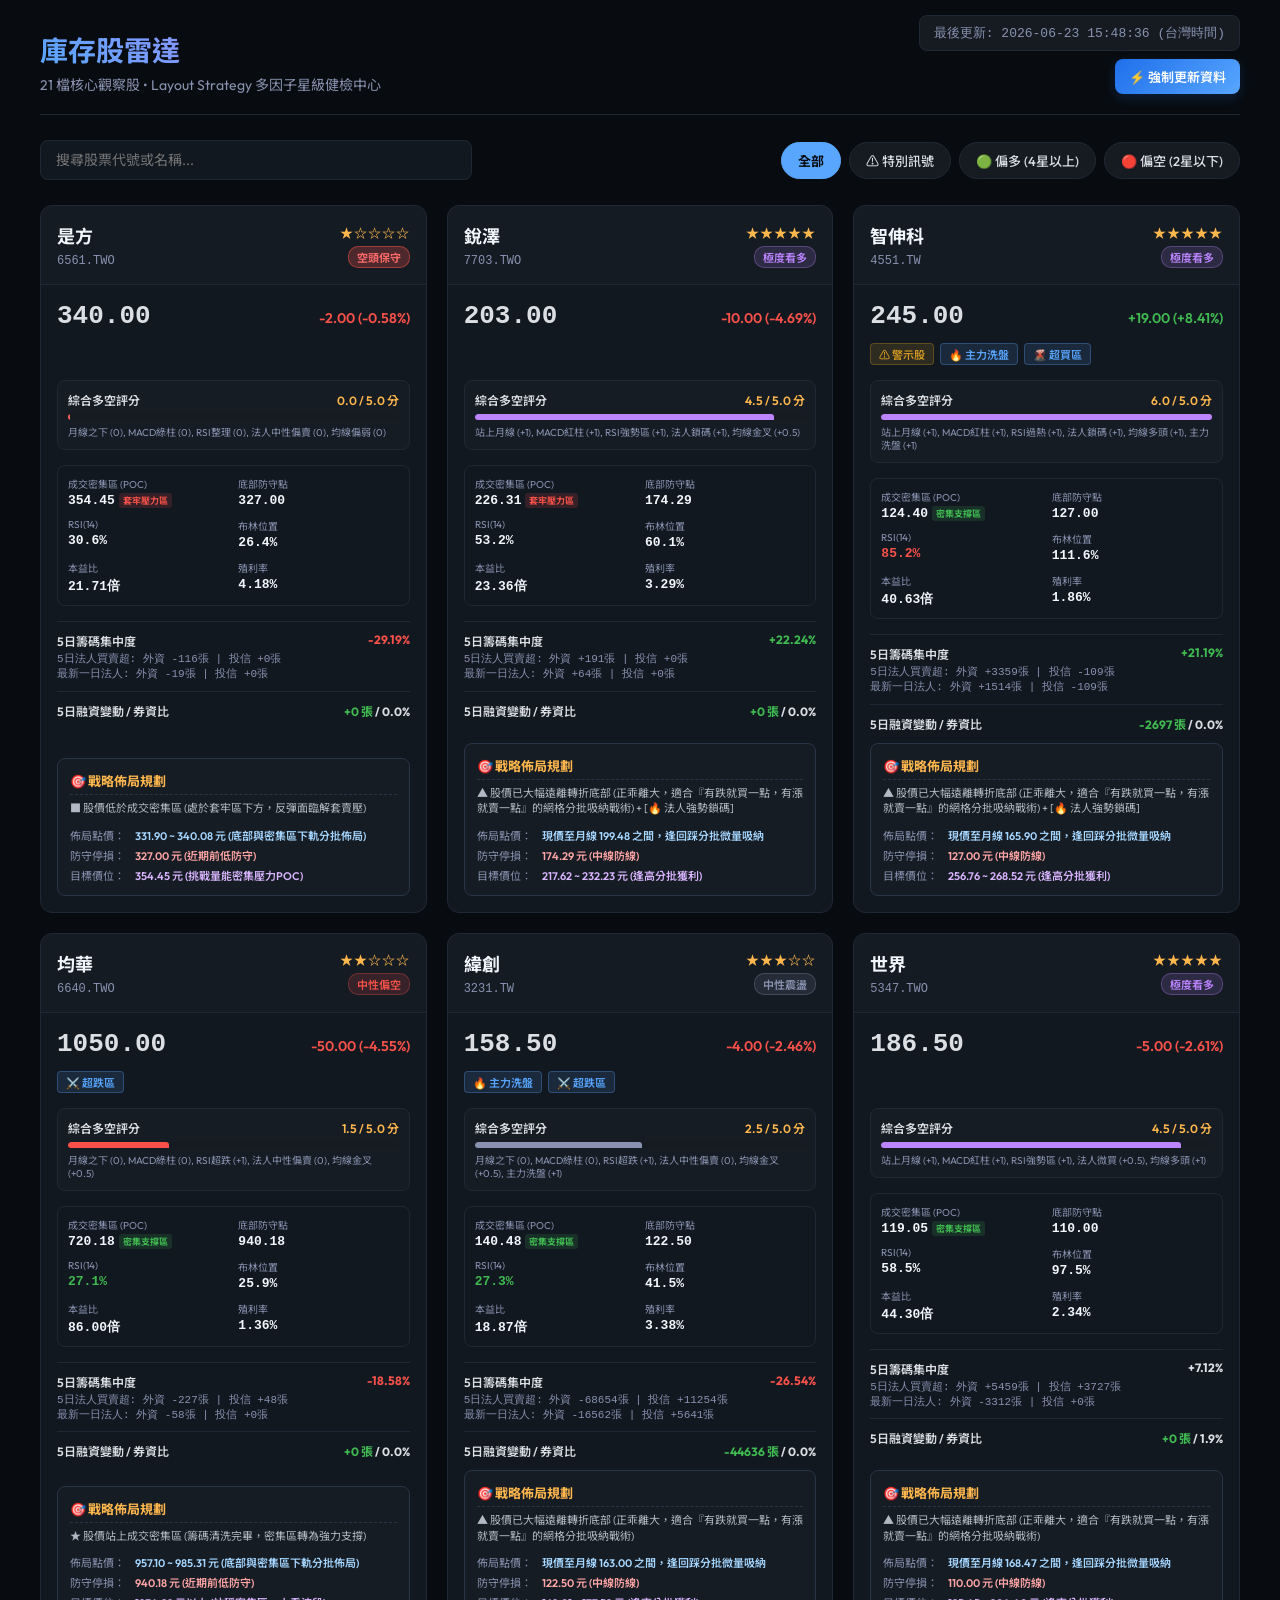
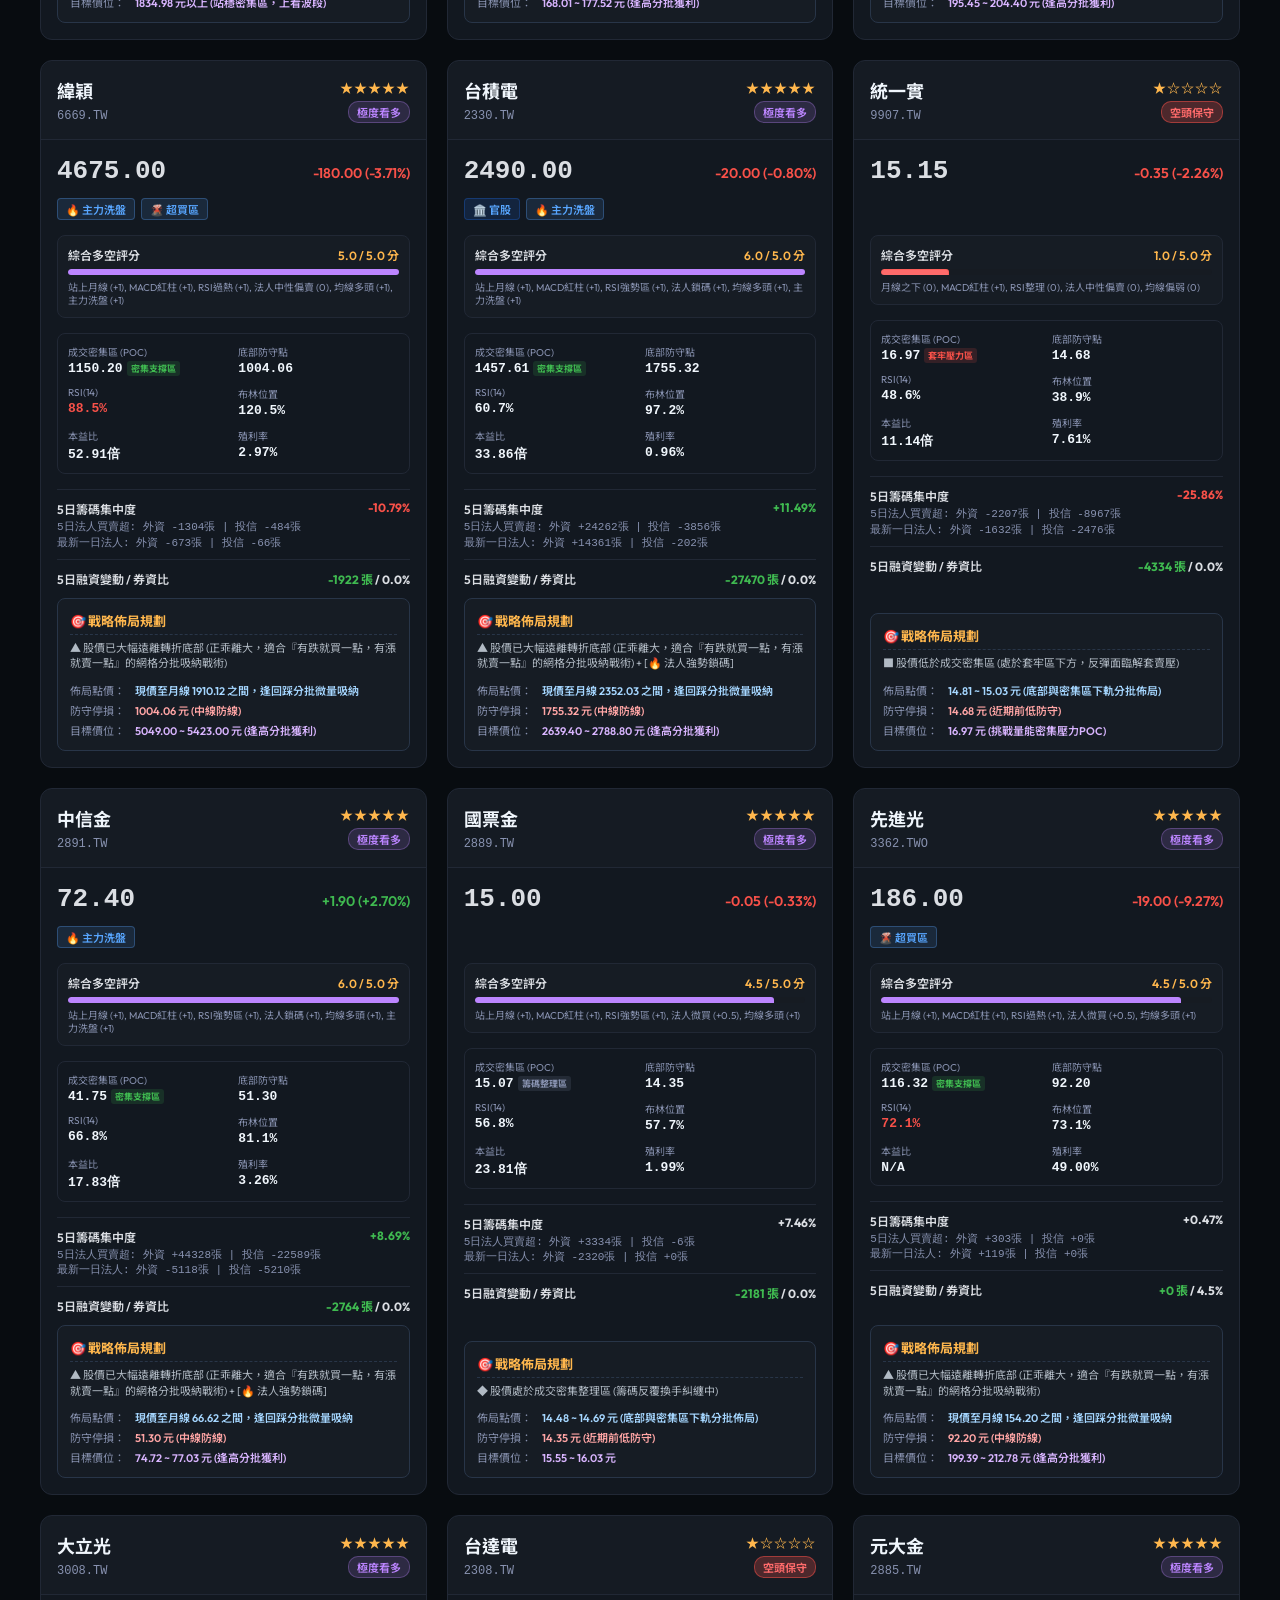
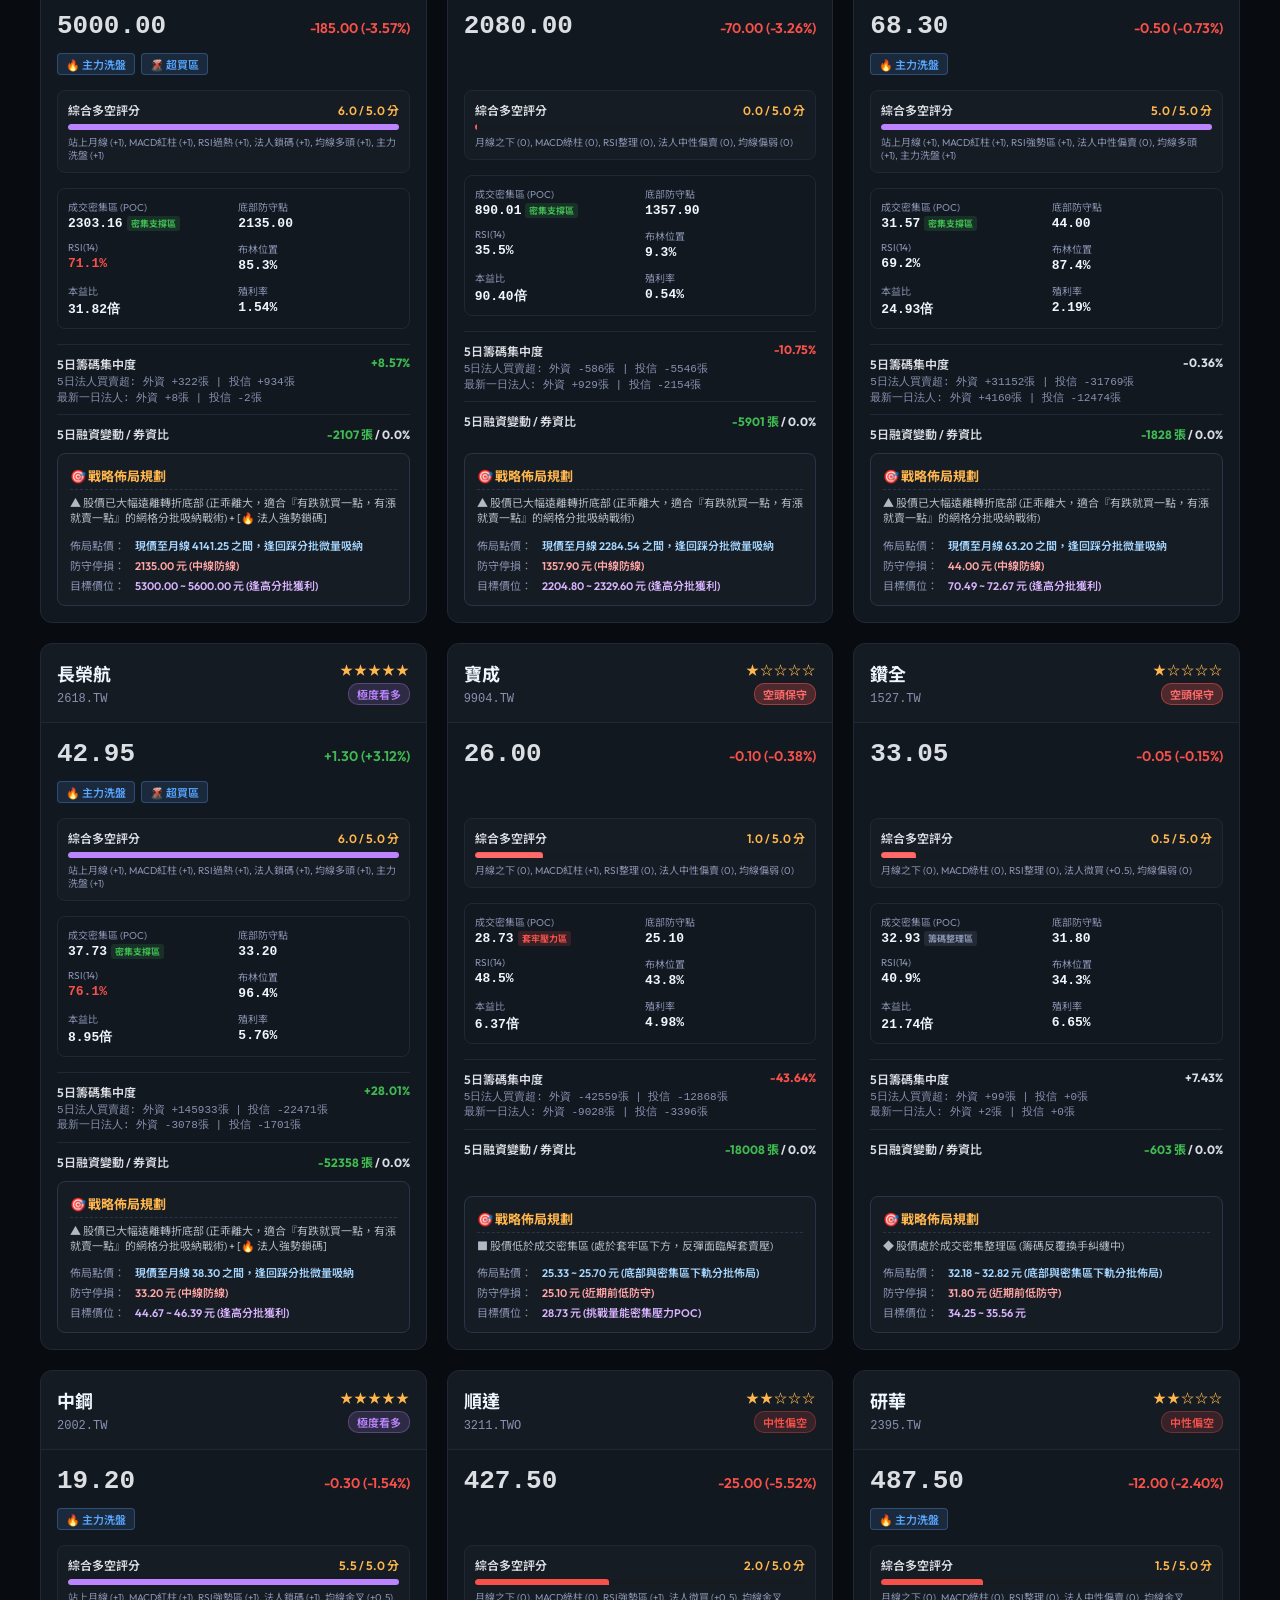
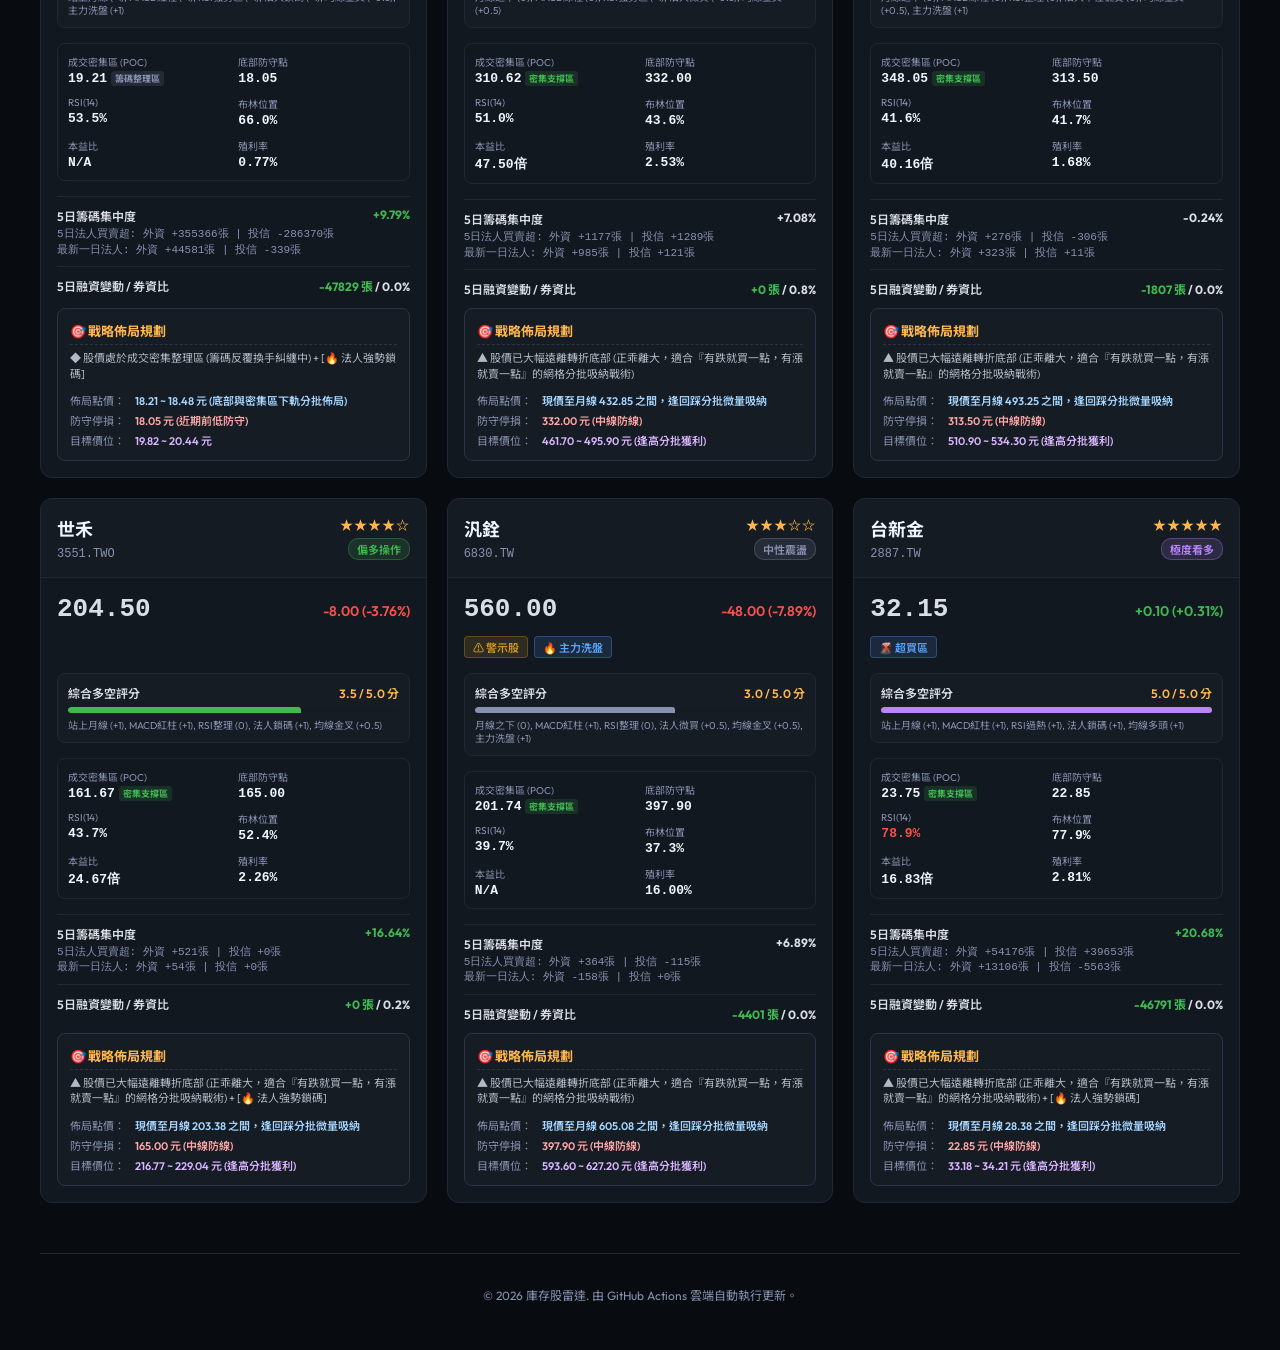
<file: index.html>
<!DOCTYPE html>
<html lang="zh-TW">
<head>
    <meta charset="UTF-8">
    <meta name="viewport" content="width=device-width, initial-scale=1.0">
    <title>庫存股雷達</title>
    <link href="https://fonts.googleapis.com/css2?family=Outfit:wght@300;400;600;700&family=Noto+Sans+TC:wght@300;400;500;700&display=swap" rel="stylesheet">
    <style>
        :root {
            --bg-color: #080c10;
            --card-bg: #121820;
            --border-color: #212835;
            --text-main: #dbdee3;
            --text-dim: #8892b0;
            --link-color: #58a6ff;
            --up-color: #3fb950;
            --down-color: #f85149;
            --warn-color: #d29922;
            --state-color: #1f6feb;
            --signal-bg: rgba(88, 166, 255, 0.12);
            --signal-color: #58a6ff;
            --extreme-bull: #bc85ff;
        }
        
        * {
            box-spacing: border-box;
            font-family: 'Outfit', 'Noto Sans TC', sans-serif;
        }

        body {
            background-color: var(--bg-color);
            color: var(--text-main);
            margin: 0;
            padding: 15px;
            display: flex;
            flex-direction: column;
            align-items: center;
        }

        .container {
            width: 100%;
            max-width: 1200px;
        }

        header {
            display: flex;
            flex-direction: column;
            border-bottom: 1px solid var(--border-color);
            padding-bottom: 20px;
            margin-bottom: 25px;
        }
        
        @media(min-width: 768px) {
            header {
                flex-direction: row;
                justify-content: space-between;
                align-items: flex-end;
            }
        }

        .title-section h1 {
            margin: 0;
            font-size: 28px;
            font-weight: 700;
            background: linear-gradient(45deg, #58a6ff, #bc85ff);
            -webkit-background-clip: text;
            -webkit-text-fill-color: transparent;
        }

        .title-section p {
            margin: 5px 0 0 0;
            color: var(--text-dim);
            font-size: 14px;
        }

        .update-tag {
            background-color: #161b22;
            border: 1px solid var(--border-color);
            padding: 8px 14px;
            border-radius: 8px;
            font-size: 13px;
            color: var(--text-dim);
            font-family: monospace;
        }

        .update-container {
            display: flex;
            flex-direction: column;
            align-items: flex-end;
            gap: 8px;
            margin-top: 15px;
            align-self: flex-start;
        }

        @media(min-width: 768px) {
            .update-container {
                margin-top: 0;
                align-self: auto;
            }
        }

        .force-update-btn {
            background: linear-gradient(135deg, #1f6feb, #58a6ff);
            border: none;
            color: #ffffff;
            padding: 8px 14px;
            border-radius: 8px;
            font-size: 13px;
            font-weight: 600;
            cursor: pointer;
            transition: all 0.2s ease;
            box-shadow: 0 4px 12px rgba(31, 111, 235, 0.2);
            display: flex;
            align-items: center;
            gap: 6px;
        }

        .force-update-btn:hover {
            transform: translateY(-1px);
            box-shadow: 0 6px 16px rgba(88, 166, 255, 0.3);
            filter: brightness(1.1);
        }

        .force-update-btn:active {
            transform: translateY(1px);
        }

        .force-update-btn:disabled {
            background: #212835;
            color: var(--text-dim);
            cursor: not-allowed;
            box-shadow: none;
            transform: none;
        }

        /* Modal 彈出視窗樣式 */
        .token-modal {
            position: fixed;
            top: 0;
            left: 0;
            width: 100%;
            height: 100%;
            background-color: rgba(0, 0, 0, 0.75);
            display: flex;
            justify-content: center;
            align-items: center;
            z-index: 9999;
            opacity: 0;
            pointer-events: none;
            transition: opacity 0.2s ease;
        }

        .token-modal.show {
            opacity: 1;
            pointer-events: auto;
        }

        .token-modal-content {
            background-color: var(--card-bg);
            border: 1px solid var(--border-color);
            padding: 25px;
            border-radius: 16px;
            width: 90%;
            max-width: 400px;
            box-shadow: 0 20px 40px rgba(0, 0, 0, 0.5);
            display: flex;
            flex-direction: column;
            gap: 15px;
            transform: scale(0.9);
            transition: transform 0.3s ease;
        }

        .token-modal.show .token-modal-content {
            transform: scale(1);
        }

        .token-modal-content h3 {
            margin: 0;
            font-size: 18px;
            font-weight: 600;
            color: #fff;
        }

        .token-modal-content p {
            margin: 0;
            font-size: 13px;
            color: var(--text-dim);
            line-height: 1.5;
        }

        .token-modal-content input {
            background-color: #161b22;
            border: 1px solid var(--border-color);
            border-radius: 8px;
            padding: 12px;
            color: #fff;
            font-size: 14px;
            outline: none;
            transition: border-color 0.2s;
        }

        .token-modal-content input:focus {
            border-color: var(--link-color);
        }

        .token-modal-buttons {
            display: flex;
            justify-content: flex-end;
            gap: 10px;
            margin-top: 5px;
        }

        .modal-btn {
            padding: 10px 20px;
            border-radius: 8px;
            font-size: 14px;
            font-weight: 600;
            cursor: pointer;
            border: none;
            transition: all 0.2s;
        }

        .modal-btn.confirm {
            background: linear-gradient(135deg, #1f6feb, #58a6ff);
            color: #fff;
        }

        .modal-btn.confirm:hover {
            filter: brightness(1.1);
        }

        .modal-btn.cancel {
            background-color: #212835;
            color: var(--text-main);
        }

        .modal-btn.cancel:hover {
            background-color: #30363d;
        }

        /* 控制列 */
        .controls {
            display: flex;
            flex-direction: column;
            gap: 15px;
            margin-bottom: 25px;
        }

        @media(min-width: 768px) {
            .controls {
                flex-direction: row;
                justify-content: space-between;
                align-items: center;
            }
        }

        .search-box {
            flex: 1;
            max-width: 400px;
            position: relative;
        }

        .search-box input {
            width: 100%;
            background-color: #121820;
            border: 1px solid var(--border-color);
            border-radius: 8px;
            padding: 10px 15px;
            color: var(--text-main);
            font-size: 14px;
            outline: none;
            transition: border-color 0.2s;
        }

        .search-box input:focus {
            border-color: var(--link-color);
        }

        .filter-buttons {
            display: flex;
            flex-wrap: wrap;
            gap: 8px;
        }

        .filter-btn {
            background-color: #161b22;
            border: 1px solid var(--border-color);
            color: var(--text-main);
            padding: 8px 16px;
            border-radius: 20px;
            font-size: 13px;
            cursor: pointer;
            transition: all 0.2s;
            font-weight: 500;
        }

        .filter-btn:hover {
            background-color: #212835;
        }

        .filter-btn.active {
            background-color: var(--link-color);
            color: #080c10;
            border-color: var(--link-color);
            font-weight: 700;
        }

        /* 卡片網格 */
        .grid {
            display: grid;
            grid-template-columns: 1fr;
            gap: 20px;
        }

        @media(min-width: 650px) {
            .grid {
                grid-template-columns: repeat(2, 1fr);
            }
        }

        @media(min-width: 992px) {
            .grid {
                grid-template-columns: repeat(3, 1fr);
            }
        }

        .card {
            background-color: var(--card-bg);
            border: 1px solid var(--border-color);
            border-radius: 12px;
            overflow: hidden;
            transition: transform 0.2s, box-shadow 0.2s;
            display: flex;
            flex-direction: column;
        }

        .card:hover {
            transform: translateY(-4px);
            box-shadow: 0 8px 25px rgba(0,0,0,0.5);
            border-color: #38445a;
        }

        .card-header {
            padding: 16px;
            border-bottom: 1px solid var(--border-color);
            display: flex;
            justify-content: space-between;
            align-items: center;
            background-color: rgba(255,255,255,0.01);
        }

        .stock-name {
            font-size: 18px;
            font-weight: 700;
            color: #f0f6fc;
            display: block;
        }

        .stock-symbol {
            font-size: 12px;
            color: var(--text-dim);
            font-family: monospace;
        }

        .trend-badge-group {
            display: flex;
            flex-direction: column;
            align-items: flex-end;
            gap: 4px;
        }

        .stars-rating {
            font-size: 13px;
            color: #ffb74d;
            font-weight: bold;
            letter-spacing: 1px;
        }

        .trend-badge {
            font-size: 11px;
            font-weight: 600;
            padding: 2px 8px;
            border-radius: 10px;
        }

        .trend-bull-extreme {
            background-color: rgba(188, 133, 255, 0.15);
            color: var(--extreme-bull);
            border: 1px solid rgba(188, 133, 255, 0.3);
        }

        .trend-bull {
            background-color: rgba(63, 185, 80, 0.15);
            color: var(--up-color);
            border: 1px solid rgba(63, 185, 80, 0.3);
        }

        .trend-neutral {
            background-color: rgba(136, 146, 176, 0.15);
            color: var(--text-dim);
            border: 1px solid rgba(136, 146, 176, 0.3);
        }

        .trend-bear {
            background-color: rgba(248, 81, 73, 0.15);
            color: var(--down-color);
            border: 1px solid rgba(248, 81, 73, 0.3);
        }

        .trend-bear-extreme {
            background-color: rgba(248, 81, 73, 0.25);
            color: #ff6b6b;
            border: 1px solid rgba(248, 81, 73, 0.5);
            font-weight: 700;
        }

        .card-body {
            padding: 16px;
            display: flex;
            flex-direction: column;
            flex: 1;
        }

        .price-row {
            display: flex;
            justify-content: space-between;
            align-items: baseline;
            margin-bottom: 12px;
        }

        .price-val {
            font-size: 26px;
            font-weight: 700;
            font-family: monospace;
        }

        .price-change {
            font-size: 14px;
            font-weight: 600;
        }

        .up-color { color: var(--up-color); }
        .down-color { color: var(--down-color); }
        .neutral-color { color: var(--text-dim); }

        .badges-row {
            display: flex;
            flex-wrap: wrap;
            gap: 6px;
            margin-bottom: 15px;
            min-height: 22px;
        }

        .badge {
            font-size: 11px;
            font-weight: 600;
            padding: 2px 8px;
            border-radius: 4px;
        }

        .badge-warn {
            background-color: rgba(210, 153, 34, 0.15);
            color: var(--warn-color);
            border: 1px solid rgba(210, 153, 34, 0.3);
        }

        .badge-state {
            background-color: rgba(31, 110, 235, 0.15);
            color: #58a6ff;
            border: 1px solid rgba(31, 110, 235, 0.3);
        }

        .badge-signal {
            background-color: var(--signal-bg);
            color: var(--signal-color);
            border: 1px solid rgba(88, 166, 255, 0.3);
        }

        /* 評分條 */
        .score-section {
            margin-bottom: 15px;
            background-color: rgba(255,255,255,0.015);
            border: 1px solid var(--border-color);
            border-radius: 8px;
            padding: 10px;
        }

        .score-title {
            display: flex;
            justify-content: space-between;
            font-size: 12px;
            font-weight: 600;
            margin-bottom: 6px;
        }

        .score-val {
            color: #ffb74d;
        }

        .score-bar-container {
            background-color: #161b22;
            height: 6px;
            border-radius: 3px;
            overflow: hidden;
            margin-bottom: 6px;
        }

        .score-bar-fill {
            height: 100%;
            border-radius: 3px;
        }

        .score-bar-fill.trend-bull-extreme { background-color: var(--extreme-bull); }
        .score-bar-fill.trend-bull { background-color: var(--up-color); }
        .score-bar-fill.trend-neutral { background-color: var(--text-dim); }
        .score-bar-fill.trend-bear { background-color: var(--down-color); }
        .score-bar-fill.trend-bear-extreme { background-color: #ff6b6b; }

        .score-details {
            font-size: 10px;
            color: var(--text-dim);
            line-height: 1.3;
        }

        /* 指標網格 */
        .metrics-grid {
            display: grid;
            grid-template-columns: repeat(2, 1fr);
            gap: 10px;
            border: 1px solid var(--border-color);
            border-radius: 8px;
            padding: 10px;
            margin-bottom: 15px;
        }

        .metric-item {
            display: flex;
            flex-direction: column;
        }

        .metric-label {
            font-size: 10px;
            color: var(--text-dim);
            margin-bottom: 2px;
        }

        .metric-val {
            font-size: 13px;
            font-weight: 600;
            color: #f0f6fc;
            font-family: monospace;
            display: flex;
            align-items: center;
            gap: 4px;
        }

        .vp-badge {
            font-size: 9px;
            padding: 1px 4px;
            border-radius: 3px;
            font-weight: bold;
        }
        .vp-bull { background: rgba(63, 185, 80, 0.15); color: var(--up-color); }
        .vp-bear { background: rgba(248, 81, 73, 0.15); color: var(--down-color); }
        .vp-neutral { background: rgba(136, 146, 176, 0.15); color: var(--text-dim); }

        .rsi-low { color: var(--up-color); }
        .rsi-high { color: var(--down-color); }

        /* 籌碼與融資 */
        .chip-section, .margin-section {
            border-top: 1px solid var(--border-color);
            padding-top: 10px;
            margin-bottom: 8px;
        }

        .chip-summary, .margin-summary {
            display: flex;
            justify-content: space-between;
            font-size: 12px;
            font-weight: 600;
            margin-bottom: 3px;
        }

        .chip-val, .margin-val {
            font-weight: 700;
        }

        .chip-high { color: var(--up-color); }
        .chip-low { color: var(--down-color); }

        .chip-details {
            font-size: 11px;
            color: var(--text-dim);
            line-height: 1.4;
            font-family: monospace;
        }

        /* 戰略佈局箱 */
        .layout-strategy-box {
            background-color: #161c24;
            border: 1px solid #283548;
            border-radius: 8px;
            padding: 12px;
            margin-top: auto;
            display: flex;
            flex-direction: column;
            gap: 6px;
        }

        .strat-title {
            font-size: 13px;
            font-weight: 700;
            color: #ffb74d;
            border-bottom: 1px dashed #283548;
            padding-bottom: 4px;
        }

        .strat-desc {
            font-size: 11px;
            color: #b1bac4;
            line-height: 1.4;
        }

        .strat-grid {
            display: flex;
            flex-direction: column;
            gap: 4px;
            margin-top: 4px;
        }

        .strat-item {
            font-size: 11px;
            display: flex;
        }

        .s-label {
            color: var(--text-dim);
            flex-shrink: 0;
            width: 65px;
        }

        .s-val {
            font-weight: 600;
        }

        .text-buy { color: #a5d6ff; }
        .text-stop { color: #ffa5a5; }
        .text-target { color: #d8b4fe; }

        footer {
            margin-top: 50px;
            padding: 20px 0;
            border-top: 1px solid var(--border-color);
            text-align: center;
            font-size: 12px;
            color: var(--text-dim);
            width: 100%;
        }
    </style>
</head>
<body>
    <div class="container">
        <header>
            <div class="title-section">
                <h1>庫存股雷達</h1>
                <p>21 檔核心觀察股 • Layout Strategy 多因子星級健檢中心</p>
            </div>
            <div class="update-container">
                <div class="update-tag">
                    最後更新: 2026-06-23 15:48:36 (台灣時間)
                </div>
                <div style="display: flex; align-items: center; gap: 8px;">
                    <button id="force-update-btn" class="force-update-btn" onclick="triggerWorkflow()">⚡ 強制更新資料</button>
                    <a href="javascript:void(0)" onclick="resetToken()" id="reset-token-link" style="color: var(--text-dim); font-size: 11px; text-decoration: none; display: none;">重設 Token</a>
                </div>
            </div>
        </header>

        <div class="controls">
            <div class="search-box">
                <input type="text" id="search-input" placeholder="搜尋股票代號或名稱..." onkeyup="filterCards()">
            </div>
            
            <div class="filter-buttons">
                <button class="filter-btn active" onclick="setFilter('all', this)">全部</button>
                <button class="filter-btn" onclick="setFilter('signal', this)">⚠️ 特別訊號</button>
                <button class="filter-btn" onclick="setFilter('bull', this)">🟢 偏多 (4星以上)</button>
                <button class="filter-btn" onclick="setFilter('bear', this)">🔴 偏空 (2星以下)</button>
            </div>
        </div>

        <div class="grid" id="cards-container">
            
        <div class="card" data-symbol="6561.TWO" data-name="是方" data-signals="" data-trend="trend-bear-extreme">
            <div class="card-header">
                <div>
                    <span class="stock-name">是方</span>
                    <span class="stock-symbol">6561.TWO</span>
                </div>
                <div class="trend-badge-group">
                    <div class="stars-rating">★☆☆☆☆</div>
                    <div class="trend-badge trend-bear-extreme">空頭保守</div>
                </div>
            </div>
            
            <div class="card-body">
                <div class="price-row">
                    <span class="price-val">340.00</span>
                    <span class="price-change down-color">-2.00 (-0.58%)</span>
                </div>
                
                <div class="badges-row">
                    
                </div>
                
                <!-- 綜合戰略分析得分 -->
                <div class="score-section">
                    <div class="score-title">
                        <span>綜合多空評分</span>
                        <span class="score-val">0.0 / 5.0 分</span>
                    </div>
                    <div class="score-bar-container">
                        <div class="score-bar-fill trend-bear-extreme" style="width: 0.0%"></div>
                    </div>
                    <div class="score-details">月線之下 (0), MACD綠柱 (0), RSI整理 (0), 法人中性偏賣 (0), 均線偏弱 (0)</div>
                </div>
                
                <div class="metrics-grid">
                    <div class="metric-item">
                        <span class="metric-label">成交密集區 (POC)</span>
                        <span class="metric-val">354.45 <small class="vp-badge vp-bear">套牢壓力區</small></span>
                    </div>
                    <div class="metric-item">
                        <span class="metric-label">底部防守點</span>
                        <span class="metric-val">327.00</span>
                    </div>
                    <div class="metric-item">
                        <span class="metric-label">RSI(14)</span>
                        <span class="metric-val ">30.6%</span>
                    </div>
                    <div class="metric-item">
                        <span class="metric-label">布林位置</span>
                        <span class="metric-val">26.4%</span>
                    </div>
                    <div class="metric-item">
                        <span class="metric-label">本益比</span>
                        <span class="metric-val">21.71倍</span>
                    </div>
                    <div class="metric-item">
                        <span class="metric-label">殖利率</span>
                        <span class="metric-val value-dy">4.18%</span>
                    </div>
                </div>
                
                <div class="chip-section">
                    <div class="chip-summary">
                        <span>5日籌碼集中度</span>
                        <span class="chip-val chip-low">-29.19%</span>
                    </div>
                    <div class="chip-details">
                        5日法人買賣超: 外資 -116張 | 投信 +0張<br/>
                        最新一日法人: 外資 -19張 | 投信 +0張
                    </div>
                </div>

                <div class="margin-section">
                    <div class="margin-summary">
                        <span>5日融資變動 / 券資比</span>
                        <span class="margin-val"><span class="up-color">+0 張</span> / 0.0%</span>
                    </div>
                </div>
                
                <div class="layout-strategy-box">
                    <div class="strat-title">🎯 戰略佈局規劃</div>
                    <div class="strat-desc">■ 股價低於成交密集區 (處於套牢區下方，反彈面臨解套賣壓)</div>
                    <div class="strat-grid">
                        <div class="strat-item">
                            <span class="s-label">佈局點價：</span>
                            <span class="s-val text-buy">331.90 ~ 340.08 元 (底部與密集區下軌分批佈局)</span>
                        </div>
                        <div class="strat-item">
                            <span class="s-label">防守停損：</span>
                            <span class="s-val text-stop">327.00 元 (近期前低防守)</span>
                        </div>
                        <div class="strat-item">
                            <span class="s-label">目標價位：</span>
                            <span class="s-val text-target">354.45 元 (挑戰量能密集壓力POC)</span>
                        </div>
                    </div>
                </div>
            </div>
        </div>
        
        <div class="card" data-symbol="7703.TWO" data-name="銳澤" data-signals="" data-trend="trend-bull-extreme">
            <div class="card-header">
                <div>
                    <span class="stock-name">銳澤</span>
                    <span class="stock-symbol">7703.TWO</span>
                </div>
                <div class="trend-badge-group">
                    <div class="stars-rating">★★★★★</div>
                    <div class="trend-badge trend-bull-extreme">極度看多</div>
                </div>
            </div>
            
            <div class="card-body">
                <div class="price-row">
                    <span class="price-val">203.00</span>
                    <span class="price-change down-color">-10.00 (-4.69%)</span>
                </div>
                
                <div class="badges-row">
                    
                </div>
                
                <!-- 綜合戰略分析得分 -->
                <div class="score-section">
                    <div class="score-title">
                        <span>綜合多空評分</span>
                        <span class="score-val">4.5 / 5.0 分</span>
                    </div>
                    <div class="score-bar-container">
                        <div class="score-bar-fill trend-bull-extreme" style="width: 90.0%"></div>
                    </div>
                    <div class="score-details">站上月線 (+1), MACD紅柱 (+1), RSI強勢區 (+1), 法人鎖碼 (+1), 均線金叉 (+0.5)</div>
                </div>
                
                <div class="metrics-grid">
                    <div class="metric-item">
                        <span class="metric-label">成交密集區 (POC)</span>
                        <span class="metric-val">226.31 <small class="vp-badge vp-bear">套牢壓力區</small></span>
                    </div>
                    <div class="metric-item">
                        <span class="metric-label">底部防守點</span>
                        <span class="metric-val">174.29</span>
                    </div>
                    <div class="metric-item">
                        <span class="metric-label">RSI(14)</span>
                        <span class="metric-val ">53.2%</span>
                    </div>
                    <div class="metric-item">
                        <span class="metric-label">布林位置</span>
                        <span class="metric-val">60.1%</span>
                    </div>
                    <div class="metric-item">
                        <span class="metric-label">本益比</span>
                        <span class="metric-val">23.36倍</span>
                    </div>
                    <div class="metric-item">
                        <span class="metric-label">殖利率</span>
                        <span class="metric-val value-dy">3.29%</span>
                    </div>
                </div>
                
                <div class="chip-section">
                    <div class="chip-summary">
                        <span>5日籌碼集中度</span>
                        <span class="chip-val chip-high">+22.24%</span>
                    </div>
                    <div class="chip-details">
                        5日法人買賣超: 外資 +191張 | 投信 +0張<br/>
                        最新一日法人: 外資 +64張 | 投信 +0張
                    </div>
                </div>

                <div class="margin-section">
                    <div class="margin-summary">
                        <span>5日融資變動 / 券資比</span>
                        <span class="margin-val"><span class="up-color">+0 張</span> / 0.0%</span>
                    </div>
                </div>
                
                <div class="layout-strategy-box">
                    <div class="strat-title">🎯 戰略佈局規劃</div>
                    <div class="strat-desc">▲ 股價已大幅遠離轉折底部 (正乖離大，適合『有跌就買一點，有漲就賣一點』的網格分批吸納戰術) + [🔥 法人強勢鎖碼]</div>
                    <div class="strat-grid">
                        <div class="strat-item">
                            <span class="s-label">佈局點價：</span>
                            <span class="s-val text-buy">現價至月線 199.48 之間，逢回踩分批微量吸納</span>
                        </div>
                        <div class="strat-item">
                            <span class="s-label">防守停損：</span>
                            <span class="s-val text-stop">174.29 元 (中線防線)</span>
                        </div>
                        <div class="strat-item">
                            <span class="s-label">目標價位：</span>
                            <span class="s-val text-target">217.62 ~ 232.23 元 (逢高分批獲利)</span>
                        </div>
                    </div>
                </div>
            </div>
        </div>
        
        <div class="card" data-symbol="4551.TW" data-name="智伸科" data-signals="🔥 主力洗盤,🌋 超買區" data-trend="trend-bull-extreme">
            <div class="card-header">
                <div>
                    <span class="stock-name">智伸科</span>
                    <span class="stock-symbol">4551.TW</span>
                </div>
                <div class="trend-badge-group">
                    <div class="stars-rating">★★★★★</div>
                    <div class="trend-badge trend-bull-extreme">極度看多</div>
                </div>
            </div>
            
            <div class="card-body">
                <div class="price-row">
                    <span class="price-val">245.00</span>
                    <span class="price-change up-color">+19.00 (+8.41%)</span>
                </div>
                
                <div class="badges-row">
                    <span class="badge badge-warn">⚠️ 警示股</span><span class="badge badge-signal">🔥 主力洗盤</span><span class="badge badge-signal">🌋 超買區</span>
                </div>
                
                <!-- 綜合戰略分析得分 -->
                <div class="score-section">
                    <div class="score-title">
                        <span>綜合多空評分</span>
                        <span class="score-val">6.0 / 5.0 分</span>
                    </div>
                    <div class="score-bar-container">
                        <div class="score-bar-fill trend-bull-extreme" style="width: 120.0%"></div>
                    </div>
                    <div class="score-details">站上月線 (+1), MACD紅柱 (+1), RSI過熱 (+1), 法人鎖碼 (+1), 均線多頭 (+1), 主力洗盤 (+1)</div>
                </div>
                
                <div class="metrics-grid">
                    <div class="metric-item">
                        <span class="metric-label">成交密集區 (POC)</span>
                        <span class="metric-val">124.40 <small class="vp-badge vp-bull">密集支撐區</small></span>
                    </div>
                    <div class="metric-item">
                        <span class="metric-label">底部防守點</span>
                        <span class="metric-val">127.00</span>
                    </div>
                    <div class="metric-item">
                        <span class="metric-label">RSI(14)</span>
                        <span class="metric-val rsi-high">85.2%</span>
                    </div>
                    <div class="metric-item">
                        <span class="metric-label">布林位置</span>
                        <span class="metric-val">111.6%</span>
                    </div>
                    <div class="metric-item">
                        <span class="metric-label">本益比</span>
                        <span class="metric-val">40.63倍</span>
                    </div>
                    <div class="metric-item">
                        <span class="metric-label">殖利率</span>
                        <span class="metric-val value-dy">1.86%</span>
                    </div>
                </div>
                
                <div class="chip-section">
                    <div class="chip-summary">
                        <span>5日籌碼集中度</span>
                        <span class="chip-val chip-high">+21.19%</span>
                    </div>
                    <div class="chip-details">
                        5日法人買賣超: 外資 +3359張 | 投信 -109張<br/>
                        最新一日法人: 外資 +1514張 | 投信 -109張
                    </div>
                </div>

                <div class="margin-section">
                    <div class="margin-summary">
                        <span>5日融資變動 / 券資比</span>
                        <span class="margin-val"><span class="up-color">-2697 張</span> / 0.0%</span>
                    </div>
                </div>
                
                <div class="layout-strategy-box">
                    <div class="strat-title">🎯 戰略佈局規劃</div>
                    <div class="strat-desc">▲ 股價已大幅遠離轉折底部 (正乖離大，適合『有跌就買一點，有漲就賣一點』的網格分批吸納戰術) + [🔥 法人強勢鎖碼]</div>
                    <div class="strat-grid">
                        <div class="strat-item">
                            <span class="s-label">佈局點價：</span>
                            <span class="s-val text-buy">現價至月線 165.90 之間，逢回踩分批微量吸納</span>
                        </div>
                        <div class="strat-item">
                            <span class="s-label">防守停損：</span>
                            <span class="s-val text-stop">127.00 元 (中線防線)</span>
                        </div>
                        <div class="strat-item">
                            <span class="s-label">目標價位：</span>
                            <span class="s-val text-target">256.76 ~ 268.52 元 (逢高分批獲利)</span>
                        </div>
                    </div>
                </div>
            </div>
        </div>
        
        <div class="card" data-symbol="6640.TWO" data-name="均華" data-signals="⚔️ 超跌區" data-trend="trend-bear">
            <div class="card-header">
                <div>
                    <span class="stock-name">均華</span>
                    <span class="stock-symbol">6640.TWO</span>
                </div>
                <div class="trend-badge-group">
                    <div class="stars-rating">★★☆☆☆</div>
                    <div class="trend-badge trend-bear">中性偏空</div>
                </div>
            </div>
            
            <div class="card-body">
                <div class="price-row">
                    <span class="price-val">1050.00</span>
                    <span class="price-change down-color">-50.00 (-4.55%)</span>
                </div>
                
                <div class="badges-row">
                    <span class="badge badge-signal">⚔️ 超跌區</span>
                </div>
                
                <!-- 綜合戰略分析得分 -->
                <div class="score-section">
                    <div class="score-title">
                        <span>綜合多空評分</span>
                        <span class="score-val">1.5 / 5.0 分</span>
                    </div>
                    <div class="score-bar-container">
                        <div class="score-bar-fill trend-bear" style="width: 30.0%"></div>
                    </div>
                    <div class="score-details">月線之下 (0), MACD綠柱 (0), RSI超跌 (+1), 法人中性偏賣 (0), 均線金叉 (+0.5)</div>
                </div>
                
                <div class="metrics-grid">
                    <div class="metric-item">
                        <span class="metric-label">成交密集區 (POC)</span>
                        <span class="metric-val">720.18 <small class="vp-badge vp-bull">密集支撐區</small></span>
                    </div>
                    <div class="metric-item">
                        <span class="metric-label">底部防守點</span>
                        <span class="metric-val">940.18</span>
                    </div>
                    <div class="metric-item">
                        <span class="metric-label">RSI(14)</span>
                        <span class="metric-val rsi-low">27.1%</span>
                    </div>
                    <div class="metric-item">
                        <span class="metric-label">布林位置</span>
                        <span class="metric-val">25.9%</span>
                    </div>
                    <div class="metric-item">
                        <span class="metric-label">本益比</span>
                        <span class="metric-val">86.00倍</span>
                    </div>
                    <div class="metric-item">
                        <span class="metric-label">殖利率</span>
                        <span class="metric-val value-dy">1.36%</span>
                    </div>
                </div>
                
                <div class="chip-section">
                    <div class="chip-summary">
                        <span>5日籌碼集中度</span>
                        <span class="chip-val chip-low">-18.58%</span>
                    </div>
                    <div class="chip-details">
                        5日法人買賣超: 外資 -227張 | 投信 +48張<br/>
                        最新一日法人: 外資 -58張 | 投信 +0張
                    </div>
                </div>

                <div class="margin-section">
                    <div class="margin-summary">
                        <span>5日融資變動 / 券資比</span>
                        <span class="margin-val"><span class="up-color">+0 張</span> / 0.0%</span>
                    </div>
                </div>
                
                <div class="layout-strategy-box">
                    <div class="strat-title">🎯 戰略佈局規劃</div>
                    <div class="strat-desc">★ 股價站上成交密集區 (籌碼清洗完畢，密集區轉為強力支撐)</div>
                    <div class="strat-grid">
                        <div class="strat-item">
                            <span class="s-label">佈局點價：</span>
                            <span class="s-val text-buy">957.10 ~ 985.31 元 (底部與密集區下軌分批佈局)</span>
                        </div>
                        <div class="strat-item">
                            <span class="s-label">防守停損：</span>
                            <span class="s-val text-stop">940.18 元 (近期前低防守)</span>
                        </div>
                        <div class="strat-item">
                            <span class="s-label">目標價位：</span>
                            <span class="s-val text-target">1834.98 元以上 (站穩密集區，上看波段)</span>
                        </div>
                    </div>
                </div>
            </div>
        </div>
        
        <div class="card" data-symbol="3231.TW" data-name="緯創" data-signals="🔥 主力洗盤,⚔️ 超跌區" data-trend="trend-neutral">
            <div class="card-header">
                <div>
                    <span class="stock-name">緯創</span>
                    <span class="stock-symbol">3231.TW</span>
                </div>
                <div class="trend-badge-group">
                    <div class="stars-rating">★★★☆☆</div>
                    <div class="trend-badge trend-neutral">中性震盪</div>
                </div>
            </div>
            
            <div class="card-body">
                <div class="price-row">
                    <span class="price-val">158.50</span>
                    <span class="price-change down-color">-4.00 (-2.46%)</span>
                </div>
                
                <div class="badges-row">
                    <span class="badge badge-signal">🔥 主力洗盤</span><span class="badge badge-signal">⚔️ 超跌區</span>
                </div>
                
                <!-- 綜合戰略分析得分 -->
                <div class="score-section">
                    <div class="score-title">
                        <span>綜合多空評分</span>
                        <span class="score-val">2.5 / 5.0 分</span>
                    </div>
                    <div class="score-bar-container">
                        <div class="score-bar-fill trend-neutral" style="width: 50.0%"></div>
                    </div>
                    <div class="score-details">月線之下 (0), MACD綠柱 (0), RSI超跌 (+1), 法人中性偏賣 (0), 均線金叉 (+0.5), 主力洗盤 (+1)</div>
                </div>
                
                <div class="metrics-grid">
                    <div class="metric-item">
                        <span class="metric-label">成交密集區 (POC)</span>
                        <span class="metric-val">140.48 <small class="vp-badge vp-bull">密集支撐區</small></span>
                    </div>
                    <div class="metric-item">
                        <span class="metric-label">底部防守點</span>
                        <span class="metric-val">122.50</span>
                    </div>
                    <div class="metric-item">
                        <span class="metric-label">RSI(14)</span>
                        <span class="metric-val rsi-low">27.3%</span>
                    </div>
                    <div class="metric-item">
                        <span class="metric-label">布林位置</span>
                        <span class="metric-val">41.5%</span>
                    </div>
                    <div class="metric-item">
                        <span class="metric-label">本益比</span>
                        <span class="metric-val">18.87倍</span>
                    </div>
                    <div class="metric-item">
                        <span class="metric-label">殖利率</span>
                        <span class="metric-val value-dy">3.38%</span>
                    </div>
                </div>
                
                <div class="chip-section">
                    <div class="chip-summary">
                        <span>5日籌碼集中度</span>
                        <span class="chip-val chip-low">-26.54%</span>
                    </div>
                    <div class="chip-details">
                        5日法人買賣超: 外資 -68654張 | 投信 +11254張<br/>
                        最新一日法人: 外資 -16562張 | 投信 +5641張
                    </div>
                </div>

                <div class="margin-section">
                    <div class="margin-summary">
                        <span>5日融資變動 / 券資比</span>
                        <span class="margin-val"><span class="up-color">-44636 張</span> / 0.0%</span>
                    </div>
                </div>
                
                <div class="layout-strategy-box">
                    <div class="strat-title">🎯 戰略佈局規劃</div>
                    <div class="strat-desc">▲ 股價已大幅遠離轉折底部 (正乖離大，適合『有跌就買一點，有漲就賣一點』的網格分批吸納戰術)</div>
                    <div class="strat-grid">
                        <div class="strat-item">
                            <span class="s-label">佈局點價：</span>
                            <span class="s-val text-buy">現價至月線 163.00 之間，逢回踩分批微量吸納</span>
                        </div>
                        <div class="strat-item">
                            <span class="s-label">防守停損：</span>
                            <span class="s-val text-stop">122.50 元 (中線防線)</span>
                        </div>
                        <div class="strat-item">
                            <span class="s-label">目標價位：</span>
                            <span class="s-val text-target">168.01 ~ 177.52 元 (逢高分批獲利)</span>
                        </div>
                    </div>
                </div>
            </div>
        </div>
        
        <div class="card" data-symbol="5347.TWO" data-name="世界" data-signals="" data-trend="trend-bull-extreme">
            <div class="card-header">
                <div>
                    <span class="stock-name">世界</span>
                    <span class="stock-symbol">5347.TWO</span>
                </div>
                <div class="trend-badge-group">
                    <div class="stars-rating">★★★★★</div>
                    <div class="trend-badge trend-bull-extreme">極度看多</div>
                </div>
            </div>
            
            <div class="card-body">
                <div class="price-row">
                    <span class="price-val">186.50</span>
                    <span class="price-change down-color">-5.00 (-2.61%)</span>
                </div>
                
                <div class="badges-row">
                    
                </div>
                
                <!-- 綜合戰略分析得分 -->
                <div class="score-section">
                    <div class="score-title">
                        <span>綜合多空評分</span>
                        <span class="score-val">4.5 / 5.0 分</span>
                    </div>
                    <div class="score-bar-container">
                        <div class="score-bar-fill trend-bull-extreme" style="width: 90.0%"></div>
                    </div>
                    <div class="score-details">站上月線 (+1), MACD紅柱 (+1), RSI強勢區 (+1), 法人微買 (+0.5), 均線多頭 (+1)</div>
                </div>
                
                <div class="metrics-grid">
                    <div class="metric-item">
                        <span class="metric-label">成交密集區 (POC)</span>
                        <span class="metric-val">119.05 <small class="vp-badge vp-bull">密集支撐區</small></span>
                    </div>
                    <div class="metric-item">
                        <span class="metric-label">底部防守點</span>
                        <span class="metric-val">110.00</span>
                    </div>
                    <div class="metric-item">
                        <span class="metric-label">RSI(14)</span>
                        <span class="metric-val ">58.5%</span>
                    </div>
                    <div class="metric-item">
                        <span class="metric-label">布林位置</span>
                        <span class="metric-val">97.5%</span>
                    </div>
                    <div class="metric-item">
                        <span class="metric-label">本益比</span>
                        <span class="metric-val">44.30倍</span>
                    </div>
                    <div class="metric-item">
                        <span class="metric-label">殖利率</span>
                        <span class="metric-val value-dy">2.34%</span>
                    </div>
                </div>
                
                <div class="chip-section">
                    <div class="chip-summary">
                        <span>5日籌碼集中度</span>
                        <span class="chip-val ">+7.12%</span>
                    </div>
                    <div class="chip-details">
                        5日法人買賣超: 外資 +5459張 | 投信 +3727張<br/>
                        最新一日法人: 外資 -3312張 | 投信 +0張
                    </div>
                </div>

                <div class="margin-section">
                    <div class="margin-summary">
                        <span>5日融資變動 / 券資比</span>
                        <span class="margin-val"><span class="up-color">+0 張</span> / 1.9%</span>
                    </div>
                </div>
                
                <div class="layout-strategy-box">
                    <div class="strat-title">🎯 戰略佈局規劃</div>
                    <div class="strat-desc">▲ 股價已大幅遠離轉折底部 (正乖離大，適合『有跌就買一點，有漲就賣一點』的網格分批吸納戰術)</div>
                    <div class="strat-grid">
                        <div class="strat-item">
                            <span class="s-label">佈局點價：</span>
                            <span class="s-val text-buy">現價至月線 168.47 之間，逢回踩分批微量吸納</span>
                        </div>
                        <div class="strat-item">
                            <span class="s-label">防守停損：</span>
                            <span class="s-val text-stop">110.00 元 (中線防線)</span>
                        </div>
                        <div class="strat-item">
                            <span class="s-label">目標價位：</span>
                            <span class="s-val text-target">195.45 ~ 204.40 元 (逢高分批獲利)</span>
                        </div>
                    </div>
                </div>
            </div>
        </div>
        
        <div class="card" data-symbol="6669.TW" data-name="緯穎" data-signals="🔥 主力洗盤,🌋 超買區" data-trend="trend-bull-extreme">
            <div class="card-header">
                <div>
                    <span class="stock-name">緯穎</span>
                    <span class="stock-symbol">6669.TW</span>
                </div>
                <div class="trend-badge-group">
                    <div class="stars-rating">★★★★★</div>
                    <div class="trend-badge trend-bull-extreme">極度看多</div>
                </div>
            </div>
            
            <div class="card-body">
                <div class="price-row">
                    <span class="price-val">4675.00</span>
                    <span class="price-change down-color">-180.00 (-3.71%)</span>
                </div>
                
                <div class="badges-row">
                    <span class="badge badge-signal">🔥 主力洗盤</span><span class="badge badge-signal">🌋 超買區</span>
                </div>
                
                <!-- 綜合戰略分析得分 -->
                <div class="score-section">
                    <div class="score-title">
                        <span>綜合多空評分</span>
                        <span class="score-val">5.0 / 5.0 分</span>
                    </div>
                    <div class="score-bar-container">
                        <div class="score-bar-fill trend-bull-extreme" style="width: 100.0%"></div>
                    </div>
                    <div class="score-details">站上月線 (+1), MACD紅柱 (+1), RSI過熱 (+1), 法人中性偏賣 (0), 均線多頭 (+1), 主力洗盤 (+1)</div>
                </div>
                
                <div class="metrics-grid">
                    <div class="metric-item">
                        <span class="metric-label">成交密集區 (POC)</span>
                        <span class="metric-val">1150.20 <small class="vp-badge vp-bull">密集支撐區</small></span>
                    </div>
                    <div class="metric-item">
                        <span class="metric-label">底部防守點</span>
                        <span class="metric-val">1004.06</span>
                    </div>
                    <div class="metric-item">
                        <span class="metric-label">RSI(14)</span>
                        <span class="metric-val rsi-high">88.5%</span>
                    </div>
                    <div class="metric-item">
                        <span class="metric-label">布林位置</span>
                        <span class="metric-val">120.5%</span>
                    </div>
                    <div class="metric-item">
                        <span class="metric-label">本益比</span>
                        <span class="metric-val">52.91倍</span>
                    </div>
                    <div class="metric-item">
                        <span class="metric-label">殖利率</span>
                        <span class="metric-val value-dy">2.97%</span>
                    </div>
                </div>
                
                <div class="chip-section">
                    <div class="chip-summary">
                        <span>5日籌碼集中度</span>
                        <span class="chip-val chip-low">-10.79%</span>
                    </div>
                    <div class="chip-details">
                        5日法人買賣超: 外資 -1304張 | 投信 -484張<br/>
                        最新一日法人: 外資 -673張 | 投信 -66張
                    </div>
                </div>

                <div class="margin-section">
                    <div class="margin-summary">
                        <span>5日融資變動 / 券資比</span>
                        <span class="margin-val"><span class="up-color">-1922 張</span> / 0.0%</span>
                    </div>
                </div>
                
                <div class="layout-strategy-box">
                    <div class="strat-title">🎯 戰略佈局規劃</div>
                    <div class="strat-desc">▲ 股價已大幅遠離轉折底部 (正乖離大，適合『有跌就買一點，有漲就賣一點』的網格分批吸納戰術)</div>
                    <div class="strat-grid">
                        <div class="strat-item">
                            <span class="s-label">佈局點價：</span>
                            <span class="s-val text-buy">現價至月線 1910.12 之間，逢回踩分批微量吸納</span>
                        </div>
                        <div class="strat-item">
                            <span class="s-label">防守停損：</span>
                            <span class="s-val text-stop">1004.06 元 (中線防線)</span>
                        </div>
                        <div class="strat-item">
                            <span class="s-label">目標價位：</span>
                            <span class="s-val text-target">5049.00 ~ 5423.00 元 (逢高分批獲利)</span>
                        </div>
                    </div>
                </div>
            </div>
        </div>
        
        <div class="card" data-symbol="2330.TW" data-name="台積電" data-signals="🔥 主力洗盤" data-trend="trend-bull-extreme">
            <div class="card-header">
                <div>
                    <span class="stock-name">台積電</span>
                    <span class="stock-symbol">2330.TW</span>
                </div>
                <div class="trend-badge-group">
                    <div class="stars-rating">★★★★★</div>
                    <div class="trend-badge trend-bull-extreme">極度看多</div>
                </div>
            </div>
            
            <div class="card-body">
                <div class="price-row">
                    <span class="price-val">2490.00</span>
                    <span class="price-change down-color">-20.00 (-0.80%)</span>
                </div>
                
                <div class="badges-row">
                    <span class="badge badge-state">🏛️ 官股</span><span class="badge badge-signal">🔥 主力洗盤</span>
                </div>
                
                <!-- 綜合戰略分析得分 -->
                <div class="score-section">
                    <div class="score-title">
                        <span>綜合多空評分</span>
                        <span class="score-val">6.0 / 5.0 分</span>
                    </div>
                    <div class="score-bar-container">
                        <div class="score-bar-fill trend-bull-extreme" style="width: 120.0%"></div>
                    </div>
                    <div class="score-details">站上月線 (+1), MACD紅柱 (+1), RSI強勢區 (+1), 法人鎖碼 (+1), 均線多頭 (+1), 主力洗盤 (+1)</div>
                </div>
                
                <div class="metrics-grid">
                    <div class="metric-item">
                        <span class="metric-label">成交密集區 (POC)</span>
                        <span class="metric-val">1457.61 <small class="vp-badge vp-bull">密集支撐區</small></span>
                    </div>
                    <div class="metric-item">
                        <span class="metric-label">底部防守點</span>
                        <span class="metric-val">1755.32</span>
                    </div>
                    <div class="metric-item">
                        <span class="metric-label">RSI(14)</span>
                        <span class="metric-val ">60.7%</span>
                    </div>
                    <div class="metric-item">
                        <span class="metric-label">布林位置</span>
                        <span class="metric-val">97.2%</span>
                    </div>
                    <div class="metric-item">
                        <span class="metric-label">本益比</span>
                        <span class="metric-val">33.86倍</span>
                    </div>
                    <div class="metric-item">
                        <span class="metric-label">殖利率</span>
                        <span class="metric-val value-dy">0.96%</span>
                    </div>
                </div>
                
                <div class="chip-section">
                    <div class="chip-summary">
                        <span>5日籌碼集中度</span>
                        <span class="chip-val chip-high">+11.49%</span>
                    </div>
                    <div class="chip-details">
                        5日法人買賣超: 外資 +24262張 | 投信 -3856張<br/>
                        最新一日法人: 外資 +14361張 | 投信 -202張
                    </div>
                </div>

                <div class="margin-section">
                    <div class="margin-summary">
                        <span>5日融資變動 / 券資比</span>
                        <span class="margin-val"><span class="up-color">-27470 張</span> / 0.0%</span>
                    </div>
                </div>
                
                <div class="layout-strategy-box">
                    <div class="strat-title">🎯 戰略佈局規劃</div>
                    <div class="strat-desc">▲ 股價已大幅遠離轉折底部 (正乖離大，適合『有跌就買一點，有漲就賣一點』的網格分批吸納戰術) + [🔥 法人強勢鎖碼]</div>
                    <div class="strat-grid">
                        <div class="strat-item">
                            <span class="s-label">佈局點價：</span>
                            <span class="s-val text-buy">現價至月線 2352.03 之間，逢回踩分批微量吸納</span>
                        </div>
                        <div class="strat-item">
                            <span class="s-label">防守停損：</span>
                            <span class="s-val text-stop">1755.32 元 (中線防線)</span>
                        </div>
                        <div class="strat-item">
                            <span class="s-label">目標價位：</span>
                            <span class="s-val text-target">2639.40 ~ 2788.80 元 (逢高分批獲利)</span>
                        </div>
                    </div>
                </div>
            </div>
        </div>
        
        <div class="card" data-symbol="9907.TW" data-name="統一實" data-signals="" data-trend="trend-bear-extreme">
            <div class="card-header">
                <div>
                    <span class="stock-name">統一實</span>
                    <span class="stock-symbol">9907.TW</span>
                </div>
                <div class="trend-badge-group">
                    <div class="stars-rating">★☆☆☆☆</div>
                    <div class="trend-badge trend-bear-extreme">空頭保守</div>
                </div>
            </div>
            
            <div class="card-body">
                <div class="price-row">
                    <span class="price-val">15.15</span>
                    <span class="price-change down-color">-0.35 (-2.26%)</span>
                </div>
                
                <div class="badges-row">
                    
                </div>
                
                <!-- 綜合戰略分析得分 -->
                <div class="score-section">
                    <div class="score-title">
                        <span>綜合多空評分</span>
                        <span class="score-val">1.0 / 5.0 分</span>
                    </div>
                    <div class="score-bar-container">
                        <div class="score-bar-fill trend-bear-extreme" style="width: 20.0%"></div>
                    </div>
                    <div class="score-details">月線之下 (0), MACD紅柱 (+1), RSI整理 (0), 法人中性偏賣 (0), 均線偏弱 (0)</div>
                </div>
                
                <div class="metrics-grid">
                    <div class="metric-item">
                        <span class="metric-label">成交密集區 (POC)</span>
                        <span class="metric-val">16.97 <small class="vp-badge vp-bear">套牢壓力區</small></span>
                    </div>
                    <div class="metric-item">
                        <span class="metric-label">底部防守點</span>
                        <span class="metric-val">14.68</span>
                    </div>
                    <div class="metric-item">
                        <span class="metric-label">RSI(14)</span>
                        <span class="metric-val ">48.6%</span>
                    </div>
                    <div class="metric-item">
                        <span class="metric-label">布林位置</span>
                        <span class="metric-val">38.9%</span>
                    </div>
                    <div class="metric-item">
                        <span class="metric-label">本益比</span>
                        <span class="metric-val">11.14倍</span>
                    </div>
                    <div class="metric-item">
                        <span class="metric-label">殖利率</span>
                        <span class="metric-val value-dy">7.61%</span>
                    </div>
                </div>
                
                <div class="chip-section">
                    <div class="chip-summary">
                        <span>5日籌碼集中度</span>
                        <span class="chip-val chip-low">-25.86%</span>
                    </div>
                    <div class="chip-details">
                        5日法人買賣超: 外資 -2207張 | 投信 -8967張<br/>
                        最新一日法人: 外資 -1632張 | 投信 -2476張
                    </div>
                </div>

                <div class="margin-section">
                    <div class="margin-summary">
                        <span>5日融資變動 / 券資比</span>
                        <span class="margin-val"><span class="up-color">-4334 張</span> / 0.0%</span>
                    </div>
                </div>
                
                <div class="layout-strategy-box">
                    <div class="strat-title">🎯 戰略佈局規劃</div>
                    <div class="strat-desc">■ 股價低於成交密集區 (處於套牢區下方，反彈面臨解套賣壓)</div>
                    <div class="strat-grid">
                        <div class="strat-item">
                            <span class="s-label">佈局點價：</span>
                            <span class="s-val text-buy">14.81 ~ 15.03 元 (底部與密集區下軌分批佈局)</span>
                        </div>
                        <div class="strat-item">
                            <span class="s-label">防守停損：</span>
                            <span class="s-val text-stop">14.68 元 (近期前低防守)</span>
                        </div>
                        <div class="strat-item">
                            <span class="s-label">目標價位：</span>
                            <span class="s-val text-target">16.97 元 (挑戰量能密集壓力POC)</span>
                        </div>
                    </div>
                </div>
            </div>
        </div>
        
        <div class="card" data-symbol="2891.TW" data-name="中信金" data-signals="🔥 主力洗盤" data-trend="trend-bull-extreme">
            <div class="card-header">
                <div>
                    <span class="stock-name">中信金</span>
                    <span class="stock-symbol">2891.TW</span>
                </div>
                <div class="trend-badge-group">
                    <div class="stars-rating">★★★★★</div>
                    <div class="trend-badge trend-bull-extreme">極度看多</div>
                </div>
            </div>
            
            <div class="card-body">
                <div class="price-row">
                    <span class="price-val">72.40</span>
                    <span class="price-change up-color">+1.90 (+2.70%)</span>
                </div>
                
                <div class="badges-row">
                    <span class="badge badge-signal">🔥 主力洗盤</span>
                </div>
                
                <!-- 綜合戰略分析得分 -->
                <div class="score-section">
                    <div class="score-title">
                        <span>綜合多空評分</span>
                        <span class="score-val">6.0 / 5.0 分</span>
                    </div>
                    <div class="score-bar-container">
                        <div class="score-bar-fill trend-bull-extreme" style="width: 120.0%"></div>
                    </div>
                    <div class="score-details">站上月線 (+1), MACD紅柱 (+1), RSI強勢區 (+1), 法人鎖碼 (+1), 均線多頭 (+1), 主力洗盤 (+1)</div>
                </div>
                
                <div class="metrics-grid">
                    <div class="metric-item">
                        <span class="metric-label">成交密集區 (POC)</span>
                        <span class="metric-val">41.75 <small class="vp-badge vp-bull">密集支撐區</small></span>
                    </div>
                    <div class="metric-item">
                        <span class="metric-label">底部防守點</span>
                        <span class="metric-val">51.30</span>
                    </div>
                    <div class="metric-item">
                        <span class="metric-label">RSI(14)</span>
                        <span class="metric-val ">66.8%</span>
                    </div>
                    <div class="metric-item">
                        <span class="metric-label">布林位置</span>
                        <span class="metric-val">81.1%</span>
                    </div>
                    <div class="metric-item">
                        <span class="metric-label">本益比</span>
                        <span class="metric-val">17.83倍</span>
                    </div>
                    <div class="metric-item">
                        <span class="metric-label">殖利率</span>
                        <span class="metric-val value-dy">3.26%</span>
                    </div>
                </div>
                
                <div class="chip-section">
                    <div class="chip-summary">
                        <span>5日籌碼集中度</span>
                        <span class="chip-val chip-high">+8.69%</span>
                    </div>
                    <div class="chip-details">
                        5日法人買賣超: 外資 +44328張 | 投信 -22589張<br/>
                        最新一日法人: 外資 -5118張 | 投信 -5210張
                    </div>
                </div>

                <div class="margin-section">
                    <div class="margin-summary">
                        <span>5日融資變動 / 券資比</span>
                        <span class="margin-val"><span class="up-color">-2764 張</span> / 0.0%</span>
                    </div>
                </div>
                
                <div class="layout-strategy-box">
                    <div class="strat-title">🎯 戰略佈局規劃</div>
                    <div class="strat-desc">▲ 股價已大幅遠離轉折底部 (正乖離大，適合『有跌就買一點，有漲就賣一點』的網格分批吸納戰術) + [🔥 法人強勢鎖碼]</div>
                    <div class="strat-grid">
                        <div class="strat-item">
                            <span class="s-label">佈局點價：</span>
                            <span class="s-val text-buy">現價至月線 66.62 之間，逢回踩分批微量吸納</span>
                        </div>
                        <div class="strat-item">
                            <span class="s-label">防守停損：</span>
                            <span class="s-val text-stop">51.30 元 (中線防線)</span>
                        </div>
                        <div class="strat-item">
                            <span class="s-label">目標價位：</span>
                            <span class="s-val text-target">74.72 ~ 77.03 元 (逢高分批獲利)</span>
                        </div>
                    </div>
                </div>
            </div>
        </div>
        
        <div class="card" data-symbol="2889.TW" data-name="國票金" data-signals="" data-trend="trend-bull-extreme">
            <div class="card-header">
                <div>
                    <span class="stock-name">國票金</span>
                    <span class="stock-symbol">2889.TW</span>
                </div>
                <div class="trend-badge-group">
                    <div class="stars-rating">★★★★★</div>
                    <div class="trend-badge trend-bull-extreme">極度看多</div>
                </div>
            </div>
            
            <div class="card-body">
                <div class="price-row">
                    <span class="price-val">15.00</span>
                    <span class="price-change down-color">-0.05 (-0.33%)</span>
                </div>
                
                <div class="badges-row">
                    
                </div>
                
                <!-- 綜合戰略分析得分 -->
                <div class="score-section">
                    <div class="score-title">
                        <span>綜合多空評分</span>
                        <span class="score-val">4.5 / 5.0 分</span>
                    </div>
                    <div class="score-bar-container">
                        <div class="score-bar-fill trend-bull-extreme" style="width: 90.0%"></div>
                    </div>
                    <div class="score-details">站上月線 (+1), MACD紅柱 (+1), RSI強勢區 (+1), 法人微買 (+0.5), 均線多頭 (+1)</div>
                </div>
                
                <div class="metrics-grid">
                    <div class="metric-item">
                        <span class="metric-label">成交密集區 (POC)</span>
                        <span class="metric-val">15.07 <small class="vp-badge vp-neutral">籌碼整理區</small></span>
                    </div>
                    <div class="metric-item">
                        <span class="metric-label">底部防守點</span>
                        <span class="metric-val">14.35</span>
                    </div>
                    <div class="metric-item">
                        <span class="metric-label">RSI(14)</span>
                        <span class="metric-val ">56.8%</span>
                    </div>
                    <div class="metric-item">
                        <span class="metric-label">布林位置</span>
                        <span class="metric-val">57.7%</span>
                    </div>
                    <div class="metric-item">
                        <span class="metric-label">本益比</span>
                        <span class="metric-val">23.81倍</span>
                    </div>
                    <div class="metric-item">
                        <span class="metric-label">殖利率</span>
                        <span class="metric-val value-dy">1.99%</span>
                    </div>
                </div>
                
                <div class="chip-section">
                    <div class="chip-summary">
                        <span>5日籌碼集中度</span>
                        <span class="chip-val ">+7.46%</span>
                    </div>
                    <div class="chip-details">
                        5日法人買賣超: 外資 +3334張 | 投信 -6張<br/>
                        最新一日法人: 外資 -2320張 | 投信 +0張
                    </div>
                </div>

                <div class="margin-section">
                    <div class="margin-summary">
                        <span>5日融資變動 / 券資比</span>
                        <span class="margin-val"><span class="up-color">-2181 張</span> / 0.0%</span>
                    </div>
                </div>
                
                <div class="layout-strategy-box">
                    <div class="strat-title">🎯 戰略佈局規劃</div>
                    <div class="strat-desc">◆ 股價處於成交密集整理區 (籌碼反覆換手糾纏中)</div>
                    <div class="strat-grid">
                        <div class="strat-item">
                            <span class="s-label">佈局點價：</span>
                            <span class="s-val text-buy">14.48 ~ 14.69 元 (底部與密集區下軌分批佈局)</span>
                        </div>
                        <div class="strat-item">
                            <span class="s-label">防守停損：</span>
                            <span class="s-val text-stop">14.35 元 (近期前低防守)</span>
                        </div>
                        <div class="strat-item">
                            <span class="s-label">目標價位：</span>
                            <span class="s-val text-target">15.55 ~ 16.03 元</span>
                        </div>
                    </div>
                </div>
            </div>
        </div>
        
        <div class="card" data-symbol="3362.TWO" data-name="先進光" data-signals="🌋 超買區" data-trend="trend-bull-extreme">
            <div class="card-header">
                <div>
                    <span class="stock-name">先進光</span>
                    <span class="stock-symbol">3362.TWO</span>
                </div>
                <div class="trend-badge-group">
                    <div class="stars-rating">★★★★★</div>
                    <div class="trend-badge trend-bull-extreme">極度看多</div>
                </div>
            </div>
            
            <div class="card-body">
                <div class="price-row">
                    <span class="price-val">186.00</span>
                    <span class="price-change down-color">-19.00 (-9.27%)</span>
                </div>
                
                <div class="badges-row">
                    <span class="badge badge-signal">🌋 超買區</span>
                </div>
                
                <!-- 綜合戰略分析得分 -->
                <div class="score-section">
                    <div class="score-title">
                        <span>綜合多空評分</span>
                        <span class="score-val">4.5 / 5.0 分</span>
                    </div>
                    <div class="score-bar-container">
                        <div class="score-bar-fill trend-bull-extreme" style="width: 90.0%"></div>
                    </div>
                    <div class="score-details">站上月線 (+1), MACD紅柱 (+1), RSI過熱 (+1), 法人微買 (+0.5), 均線多頭 (+1)</div>
                </div>
                
                <div class="metrics-grid">
                    <div class="metric-item">
                        <span class="metric-label">成交密集區 (POC)</span>
                        <span class="metric-val">116.32 <small class="vp-badge vp-bull">密集支撐區</small></span>
                    </div>
                    <div class="metric-item">
                        <span class="metric-label">底部防守點</span>
                        <span class="metric-val">92.20</span>
                    </div>
                    <div class="metric-item">
                        <span class="metric-label">RSI(14)</span>
                        <span class="metric-val rsi-high">72.1%</span>
                    </div>
                    <div class="metric-item">
                        <span class="metric-label">布林位置</span>
                        <span class="metric-val">73.1%</span>
                    </div>
                    <div class="metric-item">
                        <span class="metric-label">本益比</span>
                        <span class="metric-val">N/A</span>
                    </div>
                    <div class="metric-item">
                        <span class="metric-label">殖利率</span>
                        <span class="metric-val value-dy">49.00%</span>
                    </div>
                </div>
                
                <div class="chip-section">
                    <div class="chip-summary">
                        <span>5日籌碼集中度</span>
                        <span class="chip-val ">+0.47%</span>
                    </div>
                    <div class="chip-details">
                        5日法人買賣超: 外資 +303張 | 投信 +0張<br/>
                        最新一日法人: 外資 +119張 | 投信 +0張
                    </div>
                </div>

                <div class="margin-section">
                    <div class="margin-summary">
                        <span>5日融資變動 / 券資比</span>
                        <span class="margin-val"><span class="up-color">+0 張</span> / 4.5%</span>
                    </div>
                </div>
                
                <div class="layout-strategy-box">
                    <div class="strat-title">🎯 戰略佈局規劃</div>
                    <div class="strat-desc">▲ 股價已大幅遠離轉折底部 (正乖離大，適合『有跌就買一點，有漲就賣一點』的網格分批吸納戰術)</div>
                    <div class="strat-grid">
                        <div class="strat-item">
                            <span class="s-label">佈局點價：</span>
                            <span class="s-val text-buy">現價至月線 154.20 之間，逢回踩分批微量吸納</span>
                        </div>
                        <div class="strat-item">
                            <span class="s-label">防守停損：</span>
                            <span class="s-val text-stop">92.20 元 (中線防線)</span>
                        </div>
                        <div class="strat-item">
                            <span class="s-label">目標價位：</span>
                            <span class="s-val text-target">199.39 ~ 212.78 元 (逢高分批獲利)</span>
                        </div>
                    </div>
                </div>
            </div>
        </div>
        
        <div class="card" data-symbol="3008.TW" data-name="大立光" data-signals="🔥 主力洗盤,🌋 超買區" data-trend="trend-bull-extreme">
            <div class="card-header">
                <div>
                    <span class="stock-name">大立光</span>
                    <span class="stock-symbol">3008.TW</span>
                </div>
                <div class="trend-badge-group">
                    <div class="stars-rating">★★★★★</div>
                    <div class="trend-badge trend-bull-extreme">極度看多</div>
                </div>
            </div>
            
            <div class="card-body">
                <div class="price-row">
                    <span class="price-val">5000.00</span>
                    <span class="price-change down-color">-185.00 (-3.57%)</span>
                </div>
                
                <div class="badges-row">
                    <span class="badge badge-signal">🔥 主力洗盤</span><span class="badge badge-signal">🌋 超買區</span>
                </div>
                
                <!-- 綜合戰略分析得分 -->
                <div class="score-section">
                    <div class="score-title">
                        <span>綜合多空評分</span>
                        <span class="score-val">6.0 / 5.0 分</span>
                    </div>
                    <div class="score-bar-container">
                        <div class="score-bar-fill trend-bull-extreme" style="width: 120.0%"></div>
                    </div>
                    <div class="score-details">站上月線 (+1), MACD紅柱 (+1), RSI過熱 (+1), 法人鎖碼 (+1), 均線多頭 (+1), 主力洗盤 (+1)</div>
                </div>
                
                <div class="metrics-grid">
                    <div class="metric-item">
                        <span class="metric-label">成交密集區 (POC)</span>
                        <span class="metric-val">2303.16 <small class="vp-badge vp-bull">密集支撐區</small></span>
                    </div>
                    <div class="metric-item">
                        <span class="metric-label">底部防守點</span>
                        <span class="metric-val">2135.00</span>
                    </div>
                    <div class="metric-item">
                        <span class="metric-label">RSI(14)</span>
                        <span class="metric-val rsi-high">71.1%</span>
                    </div>
                    <div class="metric-item">
                        <span class="metric-label">布林位置</span>
                        <span class="metric-val">85.3%</span>
                    </div>
                    <div class="metric-item">
                        <span class="metric-label">本益比</span>
                        <span class="metric-val">31.82倍</span>
                    </div>
                    <div class="metric-item">
                        <span class="metric-label">殖利率</span>
                        <span class="metric-val value-dy">1.54%</span>
                    </div>
                </div>
                
                <div class="chip-section">
                    <div class="chip-summary">
                        <span>5日籌碼集中度</span>
                        <span class="chip-val chip-high">+8.57%</span>
                    </div>
                    <div class="chip-details">
                        5日法人買賣超: 外資 +322張 | 投信 +934張<br/>
                        最新一日法人: 外資 +8張 | 投信 -2張
                    </div>
                </div>

                <div class="margin-section">
                    <div class="margin-summary">
                        <span>5日融資變動 / 券資比</span>
                        <span class="margin-val"><span class="up-color">-2107 張</span> / 0.0%</span>
                    </div>
                </div>
                
                <div class="layout-strategy-box">
                    <div class="strat-title">🎯 戰略佈局規劃</div>
                    <div class="strat-desc">▲ 股價已大幅遠離轉折底部 (正乖離大，適合『有跌就買一點，有漲就賣一點』的網格分批吸納戰術) + [🔥 法人強勢鎖碼]</div>
                    <div class="strat-grid">
                        <div class="strat-item">
                            <span class="s-label">佈局點價：</span>
                            <span class="s-val text-buy">現價至月線 4141.25 之間，逢回踩分批微量吸納</span>
                        </div>
                        <div class="strat-item">
                            <span class="s-label">防守停損：</span>
                            <span class="s-val text-stop">2135.00 元 (中線防線)</span>
                        </div>
                        <div class="strat-item">
                            <span class="s-label">目標價位：</span>
                            <span class="s-val text-target">5300.00 ~ 5600.00 元 (逢高分批獲利)</span>
                        </div>
                    </div>
                </div>
            </div>
        </div>
        
        <div class="card" data-symbol="2308.TW" data-name="台達電" data-signals="" data-trend="trend-bear-extreme">
            <div class="card-header">
                <div>
                    <span class="stock-name">台達電</span>
                    <span class="stock-symbol">2308.TW</span>
                </div>
                <div class="trend-badge-group">
                    <div class="stars-rating">★☆☆☆☆</div>
                    <div class="trend-badge trend-bear-extreme">空頭保守</div>
                </div>
            </div>
            
            <div class="card-body">
                <div class="price-row">
                    <span class="price-val">2080.00</span>
                    <span class="price-change down-color">-70.00 (-3.26%)</span>
                </div>
                
                <div class="badges-row">
                    
                </div>
                
                <!-- 綜合戰略分析得分 -->
                <div class="score-section">
                    <div class="score-title">
                        <span>綜合多空評分</span>
                        <span class="score-val">0.0 / 5.0 分</span>
                    </div>
                    <div class="score-bar-container">
                        <div class="score-bar-fill trend-bear-extreme" style="width: 0.0%"></div>
                    </div>
                    <div class="score-details">月線之下 (0), MACD綠柱 (0), RSI整理 (0), 法人中性偏賣 (0), 均線偏弱 (0)</div>
                </div>
                
                <div class="metrics-grid">
                    <div class="metric-item">
                        <span class="metric-label">成交密集區 (POC)</span>
                        <span class="metric-val">890.01 <small class="vp-badge vp-bull">密集支撐區</small></span>
                    </div>
                    <div class="metric-item">
                        <span class="metric-label">底部防守點</span>
                        <span class="metric-val">1357.90</span>
                    </div>
                    <div class="metric-item">
                        <span class="metric-label">RSI(14)</span>
                        <span class="metric-val ">35.5%</span>
                    </div>
                    <div class="metric-item">
                        <span class="metric-label">布林位置</span>
                        <span class="metric-val">9.3%</span>
                    </div>
                    <div class="metric-item">
                        <span class="metric-label">本益比</span>
                        <span class="metric-val">90.40倍</span>
                    </div>
                    <div class="metric-item">
                        <span class="metric-label">殖利率</span>
                        <span class="metric-val value-dy">0.54%</span>
                    </div>
                </div>
                
                <div class="chip-section">
                    <div class="chip-summary">
                        <span>5日籌碼集中度</span>
                        <span class="chip-val chip-low">-10.75%</span>
                    </div>
                    <div class="chip-details">
                        5日法人買賣超: 外資 -586張 | 投信 -5546張<br/>
                        最新一日法人: 外資 +929張 | 投信 -2154張
                    </div>
                </div>

                <div class="margin-section">
                    <div class="margin-summary">
                        <span>5日融資變動 / 券資比</span>
                        <span class="margin-val"><span class="up-color">-5901 張</span> / 0.0%</span>
                    </div>
                </div>
                
                <div class="layout-strategy-box">
                    <div class="strat-title">🎯 戰略佈局規劃</div>
                    <div class="strat-desc">▲ 股價已大幅遠離轉折底部 (正乖離大，適合『有跌就買一點，有漲就賣一點』的網格分批吸納戰術)</div>
                    <div class="strat-grid">
                        <div class="strat-item">
                            <span class="s-label">佈局點價：</span>
                            <span class="s-val text-buy">現價至月線 2284.54 之間，逢回踩分批微量吸納</span>
                        </div>
                        <div class="strat-item">
                            <span class="s-label">防守停損：</span>
                            <span class="s-val text-stop">1357.90 元 (中線防線)</span>
                        </div>
                        <div class="strat-item">
                            <span class="s-label">目標價位：</span>
                            <span class="s-val text-target">2204.80 ~ 2329.60 元 (逢高分批獲利)</span>
                        </div>
                    </div>
                </div>
            </div>
        </div>
        
        <div class="card" data-symbol="2885.TW" data-name="元大金" data-signals="🔥 主力洗盤" data-trend="trend-bull-extreme">
            <div class="card-header">
                <div>
                    <span class="stock-name">元大金</span>
                    <span class="stock-symbol">2885.TW</span>
                </div>
                <div class="trend-badge-group">
                    <div class="stars-rating">★★★★★</div>
                    <div class="trend-badge trend-bull-extreme">極度看多</div>
                </div>
            </div>
            
            <div class="card-body">
                <div class="price-row">
                    <span class="price-val">68.30</span>
                    <span class="price-change down-color">-0.50 (-0.73%)</span>
                </div>
                
                <div class="badges-row">
                    <span class="badge badge-signal">🔥 主力洗盤</span>
                </div>
                
                <!-- 綜合戰略分析得分 -->
                <div class="score-section">
                    <div class="score-title">
                        <span>綜合多空評分</span>
                        <span class="score-val">5.0 / 5.0 分</span>
                    </div>
                    <div class="score-bar-container">
                        <div class="score-bar-fill trend-bull-extreme" style="width: 100.0%"></div>
                    </div>
                    <div class="score-details">站上月線 (+1), MACD紅柱 (+1), RSI強勢區 (+1), 法人中性偏賣 (0), 均線多頭 (+1), 主力洗盤 (+1)</div>
                </div>
                
                <div class="metrics-grid">
                    <div class="metric-item">
                        <span class="metric-label">成交密集區 (POC)</span>
                        <span class="metric-val">31.57 <small class="vp-badge vp-bull">密集支撐區</small></span>
                    </div>
                    <div class="metric-item">
                        <span class="metric-label">底部防守點</span>
                        <span class="metric-val">44.00</span>
                    </div>
                    <div class="metric-item">
                        <span class="metric-label">RSI(14)</span>
                        <span class="metric-val ">69.2%</span>
                    </div>
                    <div class="metric-item">
                        <span class="metric-label">布林位置</span>
                        <span class="metric-val">87.4%</span>
                    </div>
                    <div class="metric-item">
                        <span class="metric-label">本益比</span>
                        <span class="metric-val">24.93倍</span>
                    </div>
                    <div class="metric-item">
                        <span class="metric-label">殖利率</span>
                        <span class="metric-val value-dy">2.19%</span>
                    </div>
                </div>
                
                <div class="chip-section">
                    <div class="chip-summary">
                        <span>5日籌碼集中度</span>
                        <span class="chip-val ">-0.36%</span>
                    </div>
                    <div class="chip-details">
                        5日法人買賣超: 外資 +31152張 | 投信 -31769張<br/>
                        最新一日法人: 外資 +4160張 | 投信 -12474張
                    </div>
                </div>

                <div class="margin-section">
                    <div class="margin-summary">
                        <span>5日融資變動 / 券資比</span>
                        <span class="margin-val"><span class="up-color">-1828 張</span> / 0.0%</span>
                    </div>
                </div>
                
                <div class="layout-strategy-box">
                    <div class="strat-title">🎯 戰略佈局規劃</div>
                    <div class="strat-desc">▲ 股價已大幅遠離轉折底部 (正乖離大，適合『有跌就買一點，有漲就賣一點』的網格分批吸納戰術)</div>
                    <div class="strat-grid">
                        <div class="strat-item">
                            <span class="s-label">佈局點價：</span>
                            <span class="s-val text-buy">現價至月線 63.20 之間，逢回踩分批微量吸納</span>
                        </div>
                        <div class="strat-item">
                            <span class="s-label">防守停損：</span>
                            <span class="s-val text-stop">44.00 元 (中線防線)</span>
                        </div>
                        <div class="strat-item">
                            <span class="s-label">目標價位：</span>
                            <span class="s-val text-target">70.49 ~ 72.67 元 (逢高分批獲利)</span>
                        </div>
                    </div>
                </div>
            </div>
        </div>
        
        <div class="card" data-symbol="2618.TW" data-name="長榮航" data-signals="🔥 主力洗盤,🌋 超買區" data-trend="trend-bull-extreme">
            <div class="card-header">
                <div>
                    <span class="stock-name">長榮航</span>
                    <span class="stock-symbol">2618.TW</span>
                </div>
                <div class="trend-badge-group">
                    <div class="stars-rating">★★★★★</div>
                    <div class="trend-badge trend-bull-extreme">極度看多</div>
                </div>
            </div>
            
            <div class="card-body">
                <div class="price-row">
                    <span class="price-val">42.95</span>
                    <span class="price-change up-color">+1.30 (+3.12%)</span>
                </div>
                
                <div class="badges-row">
                    <span class="badge badge-signal">🔥 主力洗盤</span><span class="badge badge-signal">🌋 超買區</span>
                </div>
                
                <!-- 綜合戰略分析得分 -->
                <div class="score-section">
                    <div class="score-title">
                        <span>綜合多空評分</span>
                        <span class="score-val">6.0 / 5.0 分</span>
                    </div>
                    <div class="score-bar-container">
                        <div class="score-bar-fill trend-bull-extreme" style="width: 120.0%"></div>
                    </div>
                    <div class="score-details">站上月線 (+1), MACD紅柱 (+1), RSI過熱 (+1), 法人鎖碼 (+1), 均線多頭 (+1), 主力洗盤 (+1)</div>
                </div>
                
                <div class="metrics-grid">
                    <div class="metric-item">
                        <span class="metric-label">成交密集區 (POC)</span>
                        <span class="metric-val">37.73 <small class="vp-badge vp-bull">密集支撐區</small></span>
                    </div>
                    <div class="metric-item">
                        <span class="metric-label">底部防守點</span>
                        <span class="metric-val">33.20</span>
                    </div>
                    <div class="metric-item">
                        <span class="metric-label">RSI(14)</span>
                        <span class="metric-val rsi-high">76.1%</span>
                    </div>
                    <div class="metric-item">
                        <span class="metric-label">布林位置</span>
                        <span class="metric-val">96.4%</span>
                    </div>
                    <div class="metric-item">
                        <span class="metric-label">本益比</span>
                        <span class="metric-val">8.95倍</span>
                    </div>
                    <div class="metric-item">
                        <span class="metric-label">殖利率</span>
                        <span class="metric-val value-dy">5.76%</span>
                    </div>
                </div>
                
                <div class="chip-section">
                    <div class="chip-summary">
                        <span>5日籌碼集中度</span>
                        <span class="chip-val chip-high">+28.01%</span>
                    </div>
                    <div class="chip-details">
                        5日法人買賣超: 外資 +145933張 | 投信 -22471張<br/>
                        最新一日法人: 外資 -3078張 | 投信 -1701張
                    </div>
                </div>

                <div class="margin-section">
                    <div class="margin-summary">
                        <span>5日融資變動 / 券資比</span>
                        <span class="margin-val"><span class="up-color">-52358 張</span> / 0.0%</span>
                    </div>
                </div>
                
                <div class="layout-strategy-box">
                    <div class="strat-title">🎯 戰略佈局規劃</div>
                    <div class="strat-desc">▲ 股價已大幅遠離轉折底部 (正乖離大，適合『有跌就買一點，有漲就賣一點』的網格分批吸納戰術) + [🔥 法人強勢鎖碼]</div>
                    <div class="strat-grid">
                        <div class="strat-item">
                            <span class="s-label">佈局點價：</span>
                            <span class="s-val text-buy">現價至月線 38.30 之間，逢回踩分批微量吸納</span>
                        </div>
                        <div class="strat-item">
                            <span class="s-label">防守停損：</span>
                            <span class="s-val text-stop">33.20 元 (中線防線)</span>
                        </div>
                        <div class="strat-item">
                            <span class="s-label">目標價位：</span>
                            <span class="s-val text-target">44.67 ~ 46.39 元 (逢高分批獲利)</span>
                        </div>
                    </div>
                </div>
            </div>
        </div>
        
        <div class="card" data-symbol="9904.TW" data-name="寶成" data-signals="" data-trend="trend-bear-extreme">
            <div class="card-header">
                <div>
                    <span class="stock-name">寶成</span>
                    <span class="stock-symbol">9904.TW</span>
                </div>
                <div class="trend-badge-group">
                    <div class="stars-rating">★☆☆☆☆</div>
                    <div class="trend-badge trend-bear-extreme">空頭保守</div>
                </div>
            </div>
            
            <div class="card-body">
                <div class="price-row">
                    <span class="price-val">26.00</span>
                    <span class="price-change down-color">-0.10 (-0.38%)</span>
                </div>
                
                <div class="badges-row">
                    
                </div>
                
                <!-- 綜合戰略分析得分 -->
                <div class="score-section">
                    <div class="score-title">
                        <span>綜合多空評分</span>
                        <span class="score-val">1.0 / 5.0 分</span>
                    </div>
                    <div class="score-bar-container">
                        <div class="score-bar-fill trend-bear-extreme" style="width: 20.0%"></div>
                    </div>
                    <div class="score-details">月線之下 (0), MACD紅柱 (+1), RSI整理 (0), 法人中性偏賣 (0), 均線偏弱 (0)</div>
                </div>
                
                <div class="metrics-grid">
                    <div class="metric-item">
                        <span class="metric-label">成交密集區 (POC)</span>
                        <span class="metric-val">28.73 <small class="vp-badge vp-bear">套牢壓力區</small></span>
                    </div>
                    <div class="metric-item">
                        <span class="metric-label">底部防守點</span>
                        <span class="metric-val">25.10</span>
                    </div>
                    <div class="metric-item">
                        <span class="metric-label">RSI(14)</span>
                        <span class="metric-val ">48.5%</span>
                    </div>
                    <div class="metric-item">
                        <span class="metric-label">布林位置</span>
                        <span class="metric-val">43.8%</span>
                    </div>
                    <div class="metric-item">
                        <span class="metric-label">本益比</span>
                        <span class="metric-val">6.37倍</span>
                    </div>
                    <div class="metric-item">
                        <span class="metric-label">殖利率</span>
                        <span class="metric-val value-dy">4.98%</span>
                    </div>
                </div>
                
                <div class="chip-section">
                    <div class="chip-summary">
                        <span>5日籌碼集中度</span>
                        <span class="chip-val chip-low">-43.64%</span>
                    </div>
                    <div class="chip-details">
                        5日法人買賣超: 外資 -42559張 | 投信 -12868張<br/>
                        最新一日法人: 外資 -9028張 | 投信 -3396張
                    </div>
                </div>

                <div class="margin-section">
                    <div class="margin-summary">
                        <span>5日融資變動 / 券資比</span>
                        <span class="margin-val"><span class="up-color">-18008 張</span> / 0.0%</span>
                    </div>
                </div>
                
                <div class="layout-strategy-box">
                    <div class="strat-title">🎯 戰略佈局規劃</div>
                    <div class="strat-desc">■ 股價低於成交密集區 (處於套牢區下方，反彈面臨解套賣壓)</div>
                    <div class="strat-grid">
                        <div class="strat-item">
                            <span class="s-label">佈局點價：</span>
                            <span class="s-val text-buy">25.33 ~ 25.70 元 (底部與密集區下軌分批佈局)</span>
                        </div>
                        <div class="strat-item">
                            <span class="s-label">防守停損：</span>
                            <span class="s-val text-stop">25.10 元 (近期前低防守)</span>
                        </div>
                        <div class="strat-item">
                            <span class="s-label">目標價位：</span>
                            <span class="s-val text-target">28.73 元 (挑戰量能密集壓力POC)</span>
                        </div>
                    </div>
                </div>
            </div>
        </div>
        
        <div class="card" data-symbol="1527.TW" data-name="鑽全" data-signals="" data-trend="trend-bear-extreme">
            <div class="card-header">
                <div>
                    <span class="stock-name">鑽全</span>
                    <span class="stock-symbol">1527.TW</span>
                </div>
                <div class="trend-badge-group">
                    <div class="stars-rating">★☆☆☆☆</div>
                    <div class="trend-badge trend-bear-extreme">空頭保守</div>
                </div>
            </div>
            
            <div class="card-body">
                <div class="price-row">
                    <span class="price-val">33.05</span>
                    <span class="price-change down-color">-0.05 (-0.15%)</span>
                </div>
                
                <div class="badges-row">
                    
                </div>
                
                <!-- 綜合戰略分析得分 -->
                <div class="score-section">
                    <div class="score-title">
                        <span>綜合多空評分</span>
                        <span class="score-val">0.5 / 5.0 分</span>
                    </div>
                    <div class="score-bar-container">
                        <div class="score-bar-fill trend-bear-extreme" style="width: 10.0%"></div>
                    </div>
                    <div class="score-details">月線之下 (0), MACD綠柱 (0), RSI整理 (0), 法人微買 (+0.5), 均線偏弱 (0)</div>
                </div>
                
                <div class="metrics-grid">
                    <div class="metric-item">
                        <span class="metric-label">成交密集區 (POC)</span>
                        <span class="metric-val">32.93 <small class="vp-badge vp-neutral">籌碼整理區</small></span>
                    </div>
                    <div class="metric-item">
                        <span class="metric-label">底部防守點</span>
                        <span class="metric-val">31.80</span>
                    </div>
                    <div class="metric-item">
                        <span class="metric-label">RSI(14)</span>
                        <span class="metric-val ">40.9%</span>
                    </div>
                    <div class="metric-item">
                        <span class="metric-label">布林位置</span>
                        <span class="metric-val">34.3%</span>
                    </div>
                    <div class="metric-item">
                        <span class="metric-label">本益比</span>
                        <span class="metric-val">21.74倍</span>
                    </div>
                    <div class="metric-item">
                        <span class="metric-label">殖利率</span>
                        <span class="metric-val value-dy">6.65%</span>
                    </div>
                </div>
                
                <div class="chip-section">
                    <div class="chip-summary">
                        <span>5日籌碼集中度</span>
                        <span class="chip-val ">+7.43%</span>
                    </div>
                    <div class="chip-details">
                        5日法人買賣超: 外資 +99張 | 投信 +0張<br/>
                        最新一日法人: 外資 +2張 | 投信 +0張
                    </div>
                </div>

                <div class="margin-section">
                    <div class="margin-summary">
                        <span>5日融資變動 / 券資比</span>
                        <span class="margin-val"><span class="up-color">-603 張</span> / 0.0%</span>
                    </div>
                </div>
                
                <div class="layout-strategy-box">
                    <div class="strat-title">🎯 戰略佈局規劃</div>
                    <div class="strat-desc">◆ 股價處於成交密集整理區 (籌碼反覆換手糾纏中)</div>
                    <div class="strat-grid">
                        <div class="strat-item">
                            <span class="s-label">佈局點價：</span>
                            <span class="s-val text-buy">32.18 ~ 32.82 元 (底部與密集區下軌分批佈局)</span>
                        </div>
                        <div class="strat-item">
                            <span class="s-label">防守停損：</span>
                            <span class="s-val text-stop">31.80 元 (近期前低防守)</span>
                        </div>
                        <div class="strat-item">
                            <span class="s-label">目標價位：</span>
                            <span class="s-val text-target">34.25 ~ 35.56 元</span>
                        </div>
                    </div>
                </div>
            </div>
        </div>
        
        <div class="card" data-symbol="2002.TW" data-name="中鋼" data-signals="🔥 主力洗盤" data-trend="trend-bull-extreme">
            <div class="card-header">
                <div>
                    <span class="stock-name">中鋼</span>
                    <span class="stock-symbol">2002.TW</span>
                </div>
                <div class="trend-badge-group">
                    <div class="stars-rating">★★★★★</div>
                    <div class="trend-badge trend-bull-extreme">極度看多</div>
                </div>
            </div>
            
            <div class="card-body">
                <div class="price-row">
                    <span class="price-val">19.20</span>
                    <span class="price-change down-color">-0.30 (-1.54%)</span>
                </div>
                
                <div class="badges-row">
                    <span class="badge badge-signal">🔥 主力洗盤</span>
                </div>
                
                <!-- 綜合戰略分析得分 -->
                <div class="score-section">
                    <div class="score-title">
                        <span>綜合多空評分</span>
                        <span class="score-val">5.5 / 5.0 分</span>
                    </div>
                    <div class="score-bar-container">
                        <div class="score-bar-fill trend-bull-extreme" style="width: 110.00000000000001%"></div>
                    </div>
                    <div class="score-details">站上月線 (+1), MACD紅柱 (+1), RSI強勢區 (+1), 法人鎖碼 (+1), 均線金叉 (+0.5), 主力洗盤 (+1)</div>
                </div>
                
                <div class="metrics-grid">
                    <div class="metric-item">
                        <span class="metric-label">成交密集區 (POC)</span>
                        <span class="metric-val">19.21 <small class="vp-badge vp-neutral">籌碼整理區</small></span>
                    </div>
                    <div class="metric-item">
                        <span class="metric-label">底部防守點</span>
                        <span class="metric-val">18.05</span>
                    </div>
                    <div class="metric-item">
                        <span class="metric-label">RSI(14)</span>
                        <span class="metric-val ">53.5%</span>
                    </div>
                    <div class="metric-item">
                        <span class="metric-label">布林位置</span>
                        <span class="metric-val">66.0%</span>
                    </div>
                    <div class="metric-item">
                        <span class="metric-label">本益比</span>
                        <span class="metric-val">N/A</span>
                    </div>
                    <div class="metric-item">
                        <span class="metric-label">殖利率</span>
                        <span class="metric-val value-dy">0.77%</span>
                    </div>
                </div>
                
                <div class="chip-section">
                    <div class="chip-summary">
                        <span>5日籌碼集中度</span>
                        <span class="chip-val chip-high">+9.79%</span>
                    </div>
                    <div class="chip-details">
                        5日法人買賣超: 外資 +355366張 | 投信 -286370張<br/>
                        最新一日法人: 外資 +44581張 | 投信 -339張
                    </div>
                </div>

                <div class="margin-section">
                    <div class="margin-summary">
                        <span>5日融資變動 / 券資比</span>
                        <span class="margin-val"><span class="up-color">-47829 張</span> / 0.0%</span>
                    </div>
                </div>
                
                <div class="layout-strategy-box">
                    <div class="strat-title">🎯 戰略佈局規劃</div>
                    <div class="strat-desc">◆ 股價處於成交密集整理區 (籌碼反覆換手糾纏中) + [🔥 法人強勢鎖碼]</div>
                    <div class="strat-grid">
                        <div class="strat-item">
                            <span class="s-label">佈局點價：</span>
                            <span class="s-val text-buy">18.21 ~ 18.48 元 (底部與密集區下軌分批佈局)</span>
                        </div>
                        <div class="strat-item">
                            <span class="s-label">防守停損：</span>
                            <span class="s-val text-stop">18.05 元 (近期前低防守)</span>
                        </div>
                        <div class="strat-item">
                            <span class="s-label">目標價位：</span>
                            <span class="s-val text-target">19.82 ~ 20.44 元</span>
                        </div>
                    </div>
                </div>
            </div>
        </div>
        
        <div class="card" data-symbol="3211.TWO" data-name="順達" data-signals="" data-trend="trend-bear">
            <div class="card-header">
                <div>
                    <span class="stock-name">順達</span>
                    <span class="stock-symbol">3211.TWO</span>
                </div>
                <div class="trend-badge-group">
                    <div class="stars-rating">★★☆☆☆</div>
                    <div class="trend-badge trend-bear">中性偏空</div>
                </div>
            </div>
            
            <div class="card-body">
                <div class="price-row">
                    <span class="price-val">427.50</span>
                    <span class="price-change down-color">-25.00 (-5.52%)</span>
                </div>
                
                <div class="badges-row">
                    
                </div>
                
                <!-- 綜合戰略分析得分 -->
                <div class="score-section">
                    <div class="score-title">
                        <span>綜合多空評分</span>
                        <span class="score-val">2.0 / 5.0 分</span>
                    </div>
                    <div class="score-bar-container">
                        <div class="score-bar-fill trend-bear" style="width: 40.0%"></div>
                    </div>
                    <div class="score-details">月線之下 (0), MACD綠柱 (0), RSI強勢區 (+1), 法人微買 (+0.5), 均線金叉 (+0.5)</div>
                </div>
                
                <div class="metrics-grid">
                    <div class="metric-item">
                        <span class="metric-label">成交密集區 (POC)</span>
                        <span class="metric-val">310.62 <small class="vp-badge vp-bull">密集支撐區</small></span>
                    </div>
                    <div class="metric-item">
                        <span class="metric-label">底部防守點</span>
                        <span class="metric-val">332.00</span>
                    </div>
                    <div class="metric-item">
                        <span class="metric-label">RSI(14)</span>
                        <span class="metric-val ">51.0%</span>
                    </div>
                    <div class="metric-item">
                        <span class="metric-label">布林位置</span>
                        <span class="metric-val">43.6%</span>
                    </div>
                    <div class="metric-item">
                        <span class="metric-label">本益比</span>
                        <span class="metric-val">47.50倍</span>
                    </div>
                    <div class="metric-item">
                        <span class="metric-label">殖利率</span>
                        <span class="metric-val value-dy">2.53%</span>
                    </div>
                </div>
                
                <div class="chip-section">
                    <div class="chip-summary">
                        <span>5日籌碼集中度</span>
                        <span class="chip-val ">+7.08%</span>
                    </div>
                    <div class="chip-details">
                        5日法人買賣超: 外資 +1177張 | 投信 +1289張<br/>
                        最新一日法人: 外資 +985張 | 投信 +121張
                    </div>
                </div>

                <div class="margin-section">
                    <div class="margin-summary">
                        <span>5日融資變動 / 券資比</span>
                        <span class="margin-val"><span class="up-color">+0 張</span> / 0.8%</span>
                    </div>
                </div>
                
                <div class="layout-strategy-box">
                    <div class="strat-title">🎯 戰略佈局規劃</div>
                    <div class="strat-desc">▲ 股價已大幅遠離轉折底部 (正乖離大，適合『有跌就買一點，有漲就賣一點』的網格分批吸納戰術)</div>
                    <div class="strat-grid">
                        <div class="strat-item">
                            <span class="s-label">佈局點價：</span>
                            <span class="s-val text-buy">現價至月線 432.85 之間，逢回踩分批微量吸納</span>
                        </div>
                        <div class="strat-item">
                            <span class="s-label">防守停損：</span>
                            <span class="s-val text-stop">332.00 元 (中線防線)</span>
                        </div>
                        <div class="strat-item">
                            <span class="s-label">目標價位：</span>
                            <span class="s-val text-target">461.70 ~ 495.90 元 (逢高分批獲利)</span>
                        </div>
                    </div>
                </div>
            </div>
        </div>
        
        <div class="card" data-symbol="2395.TW" data-name="研華" data-signals="🔥 主力洗盤" data-trend="trend-bear">
            <div class="card-header">
                <div>
                    <span class="stock-name">研華</span>
                    <span class="stock-symbol">2395.TW</span>
                </div>
                <div class="trend-badge-group">
                    <div class="stars-rating">★★☆☆☆</div>
                    <div class="trend-badge trend-bear">中性偏空</div>
                </div>
            </div>
            
            <div class="card-body">
                <div class="price-row">
                    <span class="price-val">487.50</span>
                    <span class="price-change down-color">-12.00 (-2.40%)</span>
                </div>
                
                <div class="badges-row">
                    <span class="badge badge-signal">🔥 主力洗盤</span>
                </div>
                
                <!-- 綜合戰略分析得分 -->
                <div class="score-section">
                    <div class="score-title">
                        <span>綜合多空評分</span>
                        <span class="score-val">1.5 / 5.0 分</span>
                    </div>
                    <div class="score-bar-container">
                        <div class="score-bar-fill trend-bear" style="width: 30.0%"></div>
                    </div>
                    <div class="score-details">月線之下 (0), MACD綠柱 (0), RSI整理 (0), 法人中性偏賣 (0), 均線金叉 (+0.5), 主力洗盤 (+1)</div>
                </div>
                
                <div class="metrics-grid">
                    <div class="metric-item">
                        <span class="metric-label">成交密集區 (POC)</span>
                        <span class="metric-val">348.05 <small class="vp-badge vp-bull">密集支撐區</small></span>
                    </div>
                    <div class="metric-item">
                        <span class="metric-label">底部防守點</span>
                        <span class="metric-val">313.50</span>
                    </div>
                    <div class="metric-item">
                        <span class="metric-label">RSI(14)</span>
                        <span class="metric-val ">41.6%</span>
                    </div>
                    <div class="metric-item">
                        <span class="metric-label">布林位置</span>
                        <span class="metric-val">41.7%</span>
                    </div>
                    <div class="metric-item">
                        <span class="metric-label">本益比</span>
                        <span class="metric-val">40.16倍</span>
                    </div>
                    <div class="metric-item">
                        <span class="metric-label">殖利率</span>
                        <span class="metric-val value-dy">1.68%</span>
                    </div>
                </div>
                
                <div class="chip-section">
                    <div class="chip-summary">
                        <span>5日籌碼集中度</span>
                        <span class="chip-val ">-0.24%</span>
                    </div>
                    <div class="chip-details">
                        5日法人買賣超: 外資 +276張 | 投信 -306張<br/>
                        最新一日法人: 外資 +323張 | 投信 +11張
                    </div>
                </div>

                <div class="margin-section">
                    <div class="margin-summary">
                        <span>5日融資變動 / 券資比</span>
                        <span class="margin-val"><span class="up-color">-1807 張</span> / 0.0%</span>
                    </div>
                </div>
                
                <div class="layout-strategy-box">
                    <div class="strat-title">🎯 戰略佈局規劃</div>
                    <div class="strat-desc">▲ 股價已大幅遠離轉折底部 (正乖離大，適合『有跌就買一點，有漲就賣一點』的網格分批吸納戰術)</div>
                    <div class="strat-grid">
                        <div class="strat-item">
                            <span class="s-label">佈局點價：</span>
                            <span class="s-val text-buy">現價至月線 493.25 之間，逢回踩分批微量吸納</span>
                        </div>
                        <div class="strat-item">
                            <span class="s-label">防守停損：</span>
                            <span class="s-val text-stop">313.50 元 (中線防線)</span>
                        </div>
                        <div class="strat-item">
                            <span class="s-label">目標價位：</span>
                            <span class="s-val text-target">510.90 ~ 534.30 元 (逢高分批獲利)</span>
                        </div>
                    </div>
                </div>
            </div>
        </div>
        
        <div class="card" data-symbol="3551.TWO" data-name="世禾" data-signals="" data-trend="trend-bull">
            <div class="card-header">
                <div>
                    <span class="stock-name">世禾</span>
                    <span class="stock-symbol">3551.TWO</span>
                </div>
                <div class="trend-badge-group">
                    <div class="stars-rating">★★★★☆</div>
                    <div class="trend-badge trend-bull">偏多操作</div>
                </div>
            </div>
            
            <div class="card-body">
                <div class="price-row">
                    <span class="price-val">204.50</span>
                    <span class="price-change down-color">-8.00 (-3.76%)</span>
                </div>
                
                <div class="badges-row">
                    
                </div>
                
                <!-- 綜合戰略分析得分 -->
                <div class="score-section">
                    <div class="score-title">
                        <span>綜合多空評分</span>
                        <span class="score-val">3.5 / 5.0 分</span>
                    </div>
                    <div class="score-bar-container">
                        <div class="score-bar-fill trend-bull" style="width: 70.0%"></div>
                    </div>
                    <div class="score-details">站上月線 (+1), MACD紅柱 (+1), RSI整理 (0), 法人鎖碼 (+1), 均線金叉 (+0.5)</div>
                </div>
                
                <div class="metrics-grid">
                    <div class="metric-item">
                        <span class="metric-label">成交密集區 (POC)</span>
                        <span class="metric-val">161.67 <small class="vp-badge vp-bull">密集支撐區</small></span>
                    </div>
                    <div class="metric-item">
                        <span class="metric-label">底部防守點</span>
                        <span class="metric-val">165.00</span>
                    </div>
                    <div class="metric-item">
                        <span class="metric-label">RSI(14)</span>
                        <span class="metric-val ">43.7%</span>
                    </div>
                    <div class="metric-item">
                        <span class="metric-label">布林位置</span>
                        <span class="metric-val">52.4%</span>
                    </div>
                    <div class="metric-item">
                        <span class="metric-label">本益比</span>
                        <span class="metric-val">24.67倍</span>
                    </div>
                    <div class="metric-item">
                        <span class="metric-label">殖利率</span>
                        <span class="metric-val value-dy">2.26%</span>
                    </div>
                </div>
                
                <div class="chip-section">
                    <div class="chip-summary">
                        <span>5日籌碼集中度</span>
                        <span class="chip-val chip-high">+16.64%</span>
                    </div>
                    <div class="chip-details">
                        5日法人買賣超: 外資 +521張 | 投信 +0張<br/>
                        最新一日法人: 外資 +54張 | 投信 +0張
                    </div>
                </div>

                <div class="margin-section">
                    <div class="margin-summary">
                        <span>5日融資變動 / 券資比</span>
                        <span class="margin-val"><span class="up-color">+0 張</span> / 0.2%</span>
                    </div>
                </div>
                
                <div class="layout-strategy-box">
                    <div class="strat-title">🎯 戰略佈局規劃</div>
                    <div class="strat-desc">▲ 股價已大幅遠離轉折底部 (正乖離大，適合『有跌就買一點，有漲就賣一點』的網格分批吸納戰術) + [🔥 法人強勢鎖碼]</div>
                    <div class="strat-grid">
                        <div class="strat-item">
                            <span class="s-label">佈局點價：</span>
                            <span class="s-val text-buy">現價至月線 203.38 之間，逢回踩分批微量吸納</span>
                        </div>
                        <div class="strat-item">
                            <span class="s-label">防守停損：</span>
                            <span class="s-val text-stop">165.00 元 (中線防線)</span>
                        </div>
                        <div class="strat-item">
                            <span class="s-label">目標價位：</span>
                            <span class="s-val text-target">216.77 ~ 229.04 元 (逢高分批獲利)</span>
                        </div>
                    </div>
                </div>
            </div>
        </div>
        
        <div class="card" data-symbol="6830.TW" data-name="汎銓" data-signals="🔥 主力洗盤" data-trend="trend-neutral">
            <div class="card-header">
                <div>
                    <span class="stock-name">汎銓</span>
                    <span class="stock-symbol">6830.TW</span>
                </div>
                <div class="trend-badge-group">
                    <div class="stars-rating">★★★☆☆</div>
                    <div class="trend-badge trend-neutral">中性震盪</div>
                </div>
            </div>
            
            <div class="card-body">
                <div class="price-row">
                    <span class="price-val">560.00</span>
                    <span class="price-change down-color">-48.00 (-7.89%)</span>
                </div>
                
                <div class="badges-row">
                    <span class="badge badge-warn">⚠️ 警示股</span><span class="badge badge-signal">🔥 主力洗盤</span>
                </div>
                
                <!-- 綜合戰略分析得分 -->
                <div class="score-section">
                    <div class="score-title">
                        <span>綜合多空評分</span>
                        <span class="score-val">3.0 / 5.0 分</span>
                    </div>
                    <div class="score-bar-container">
                        <div class="score-bar-fill trend-neutral" style="width: 60.0%"></div>
                    </div>
                    <div class="score-details">月線之下 (0), MACD紅柱 (+1), RSI整理 (0), 法人微買 (+0.5), 均線金叉 (+0.5), 主力洗盤 (+1)</div>
                </div>
                
                <div class="metrics-grid">
                    <div class="metric-item">
                        <span class="metric-label">成交密集區 (POC)</span>
                        <span class="metric-val">201.74 <small class="vp-badge vp-bull">密集支撐區</small></span>
                    </div>
                    <div class="metric-item">
                        <span class="metric-label">底部防守點</span>
                        <span class="metric-val">397.90</span>
                    </div>
                    <div class="metric-item">
                        <span class="metric-label">RSI(14)</span>
                        <span class="metric-val ">39.7%</span>
                    </div>
                    <div class="metric-item">
                        <span class="metric-label">布林位置</span>
                        <span class="metric-val">37.3%</span>
                    </div>
                    <div class="metric-item">
                        <span class="metric-label">本益比</span>
                        <span class="metric-val">N/A</span>
                    </div>
                    <div class="metric-item">
                        <span class="metric-label">殖利率</span>
                        <span class="metric-val value-dy">16.00%</span>
                    </div>
                </div>
                
                <div class="chip-section">
                    <div class="chip-summary">
                        <span>5日籌碼集中度</span>
                        <span class="chip-val ">+6.89%</span>
                    </div>
                    <div class="chip-details">
                        5日法人買賣超: 外資 +364張 | 投信 -115張<br/>
                        最新一日法人: 外資 -158張 | 投信 +0張
                    </div>
                </div>

                <div class="margin-section">
                    <div class="margin-summary">
                        <span>5日融資變動 / 券資比</span>
                        <span class="margin-val"><span class="up-color">-4401 張</span> / 0.0%</span>
                    </div>
                </div>
                
                <div class="layout-strategy-box">
                    <div class="strat-title">🎯 戰略佈局規劃</div>
                    <div class="strat-desc">▲ 股價已大幅遠離轉折底部 (正乖離大，適合『有跌就買一點，有漲就賣一點』的網格分批吸納戰術)</div>
                    <div class="strat-grid">
                        <div class="strat-item">
                            <span class="s-label">佈局點價：</span>
                            <span class="s-val text-buy">現價至月線 605.08 之間，逢回踩分批微量吸納</span>
                        </div>
                        <div class="strat-item">
                            <span class="s-label">防守停損：</span>
                            <span class="s-val text-stop">397.90 元 (中線防線)</span>
                        </div>
                        <div class="strat-item">
                            <span class="s-label">目標價位：</span>
                            <span class="s-val text-target">593.60 ~ 627.20 元 (逢高分批獲利)</span>
                        </div>
                    </div>
                </div>
            </div>
        </div>
        
        <div class="card" data-symbol="2887.TW" data-name="台新金" data-signals="🌋 超買區" data-trend="trend-bull-extreme">
            <div class="card-header">
                <div>
                    <span class="stock-name">台新金</span>
                    <span class="stock-symbol">2887.TW</span>
                </div>
                <div class="trend-badge-group">
                    <div class="stars-rating">★★★★★</div>
                    <div class="trend-badge trend-bull-extreme">極度看多</div>
                </div>
            </div>
            
            <div class="card-body">
                <div class="price-row">
                    <span class="price-val">32.15</span>
                    <span class="price-change up-color">+0.10 (+0.31%)</span>
                </div>
                
                <div class="badges-row">
                    <span class="badge badge-signal">🌋 超買區</span>
                </div>
                
                <!-- 綜合戰略分析得分 -->
                <div class="score-section">
                    <div class="score-title">
                        <span>綜合多空評分</span>
                        <span class="score-val">5.0 / 5.0 分</span>
                    </div>
                    <div class="score-bar-container">
                        <div class="score-bar-fill trend-bull-extreme" style="width: 100.0%"></div>
                    </div>
                    <div class="score-details">站上月線 (+1), MACD紅柱 (+1), RSI過熱 (+1), 法人鎖碼 (+1), 均線多頭 (+1)</div>
                </div>
                
                <div class="metrics-grid">
                    <div class="metric-item">
                        <span class="metric-label">成交密集區 (POC)</span>
                        <span class="metric-val">23.75 <small class="vp-badge vp-bull">密集支撐區</small></span>
                    </div>
                    <div class="metric-item">
                        <span class="metric-label">底部防守點</span>
                        <span class="metric-val">22.85</span>
                    </div>
                    <div class="metric-item">
                        <span class="metric-label">RSI(14)</span>
                        <span class="metric-val rsi-high">78.9%</span>
                    </div>
                    <div class="metric-item">
                        <span class="metric-label">布林位置</span>
                        <span class="metric-val">77.9%</span>
                    </div>
                    <div class="metric-item">
                        <span class="metric-label">本益比</span>
                        <span class="metric-val">16.83倍</span>
                    </div>
                    <div class="metric-item">
                        <span class="metric-label">殖利率</span>
                        <span class="metric-val value-dy">2.81%</span>
                    </div>
                </div>
                
                <div class="chip-section">
                    <div class="chip-summary">
                        <span>5日籌碼集中度</span>
                        <span class="chip-val chip-high">+20.68%</span>
                    </div>
                    <div class="chip-details">
                        5日法人買賣超: 外資 +54176張 | 投信 +39653張<br/>
                        最新一日法人: 外資 +13106張 | 投信 -5563張
                    </div>
                </div>

                <div class="margin-section">
                    <div class="margin-summary">
                        <span>5日融資變動 / 券資比</span>
                        <span class="margin-val"><span class="up-color">-46791 張</span> / 0.0%</span>
                    </div>
                </div>
                
                <div class="layout-strategy-box">
                    <div class="strat-title">🎯 戰略佈局規劃</div>
                    <div class="strat-desc">▲ 股價已大幅遠離轉折底部 (正乖離大，適合『有跌就買一點，有漲就賣一點』的網格分批吸納戰術) + [🔥 法人強勢鎖碼]</div>
                    <div class="strat-grid">
                        <div class="strat-item">
                            <span class="s-label">佈局點價：</span>
                            <span class="s-val text-buy">現價至月線 28.38 之間，逢回踩分批微量吸納</span>
                        </div>
                        <div class="strat-item">
                            <span class="s-label">防守停損：</span>
                            <span class="s-val text-stop">22.85 元 (中線防線)</span>
                        </div>
                        <div class="strat-item">
                            <span class="s-label">目標價位：</span>
                            <span class="s-val text-target">33.18 ~ 34.21 元 (逢高分批獲利)</span>
                        </div>
                    </div>
                </div>
            </div>
        </div>
        
        </div>

        <footer>
            <p>© 2026 庫存股雷達. 由 GitHub Actions 雲端自動執行更新。</p>
        </footer>
    </div>

    <!-- Token Modal -->
    <div id="token-modal" class="token-modal">
        <div class="token-modal-content">
            <h3>🔑 輸入 GitHub Token</h3>
            <p>請輸入您的 Personal Access Token (PAT) 以便啟動雲端更新。此 Token 僅儲存於您手機的瀏覽器中，安全無虞。</p>
            <input type="password" id="modal-token-input" placeholder="請在此貼上 github_pat_...">
            <div class="token-modal-buttons">
                <button id="modal-confirm-btn" class="modal-btn confirm">確認</button>
                <button id="modal-cancel-btn" class="modal-btn cancel">取消</button>
            </div>
        </div>
    </div>

    <script>
        let currentFilter = 'all';

        function setFilter(filter, btnElement) {
            document.querySelectorAll('.filter-btn').forEach(btn => btn.classList.remove('active'));
            btnElement.classList.add('active');
            
            currentFilter = filter;
            filterCards();
        }

        function filterCards() {
            const query = document.getElementById('search-input').value.toLowerCase();
            const cards = document.querySelectorAll('.card');
            
            cards.forEach(card => {
                const name = card.getAttribute('data-name').toLowerCase();
                const symbol = card.getAttribute('data-symbol').toLowerCase();
                const signals = card.getAttribute('data-signals');
                const trendClass = card.getAttribute('data-trend');
                
                const matchesSearch = name.includes(query) || symbol.includes(query);
                
                let matchesFilter = false;
                if (currentFilter === 'all') {
                    matchesFilter = true;
                } else if (currentFilter === 'signal') {
                    matchesFilter = signals && signals.length > 0;
                } else if (currentFilter === 'bull') {
                    matchesFilter = trendClass === 'trend-bull' || trendClass === 'trend-bull-extreme';
                } else if (currentFilter === 'bear') {
                    matchesFilter = trendClass === 'trend-bear' || trendClass === 'trend-bear-extreme';
                }
                
                if (matchesSearch && matchesFilter) {
                    card.style.display = 'flex';
                } else {
                    card.style.display = 'none';
                }
            });
        }

        async function triggerWorkflow() {
            const btn = document.getElementById('force-update-btn');
            
            let token = localStorage.getItem('github_token');
            if (!token) {
                showTokenModal(async function(inputToken) {
                    if (!inputToken) return;
                    localStorage.setItem('github_token', inputToken);
                    await sendUpdateRequest(inputToken, btn);
                });
            } else {
                await sendUpdateRequest(token, btn);
            }
        }

        function showTokenModal(callback) {
            const modal = document.getElementById('token-modal');
            const input = document.getElementById('modal-token-input');
            input.value = '';
            modal.classList.add('show');
            input.focus();

            document.getElementById('modal-confirm-btn').onclick = function() {
                const val = input.value.trim();
                modal.classList.remove('show');
                callback(val);
            };

            document.getElementById('modal-cancel-btn').onclick = function() {
                modal.classList.remove('show');
                callback(null);
            };

            modal.onclick = function(e) {
                if (e.target === modal) {
                    modal.classList.remove('show');
                    callback(null);
                }
            };
        }

        async function sendUpdateRequest(token, btn) {
            btn.disabled = true;
            btn.innerHTML = '⏳ 正在發送更新請求...';

            try {
                const owner = 'dapu25354-cloud';
                const repo = 'stock-monitor';
                const workflowId = 'stock_monitor.yml';
                
                const response = await fetch(`https://api.github.com/repos/${owner}/${repo}/actions/workflows/${workflowId}/dispatches`, {
                    method: 'POST',
                    headers: {
                        'Authorization': `Bearer ${token}`,
                        'Accept': 'application/vnd.github+json',
                        'Content-Type': 'application/json'
                    },
                    body: JSON.stringify({
                        ref: 'main',
                        inputs: {
                            mode: 'intraday'
                        }
                    })
                });

                if (response.status === 204) {
                    alert('🎉 已成功觸發 GitHub Actions 雲端更新！\n更新過程約需要 1~2 分鐘，請於 1-2 分鐘後重新整理網頁查看最新數據。');
                    btn.innerHTML = '✅ 已觸發更新 (請稍後重整理)';
                    setTimeout(() => {
                        btn.disabled = false;
                        btn.innerHTML = '⚡ 強制更新資料';
                    }, 60000);
                } else {
                    const errData = await response.json().catch(() => ({}));
                    const errMsg = errData.message || `HTTP ${response.status}`;
                    alert(`❌ 觸發失敗：${errMsg}\n可能原因：Token 無效或沒有 Actions 權限。`);
                    
                    if (response.status === 401 || response.status === 403 || response.status === 404) {
                        localStorage.removeItem('github_token');
                    }
                    
                    btn.disabled = false;
                    btn.innerHTML = '⚡ 強制更新資料';
                }
            } catch (error) {
                alert(`❌ 連線錯誤：${error.message}`);
                btn.disabled = false;
                btn.innerHTML = '⚡ 強制更新資料';
            }
            checkTokenDisplay();
        }

        function checkTokenDisplay() {
            const token = localStorage.getItem('github_token');
            const link = document.getElementById('reset-token-link');
            if (token) {
                link.style.display = 'inline';
            } else {
                link.style.display = 'none';
            }
        }

        function resetToken() {
            localStorage.removeItem('github_token');
            alert('GitHub Token 已清除，下次點擊更新時將會重新提示輸入。');
            checkTokenDisplay();
        }

        window.addEventListener('DOMContentLoaded', checkTokenDisplay);
        
        if (document.readyState === 'interactive' || document.readyState === 'complete') {
            checkTokenDisplay();
        }
    </script>
</body>
</html>
</file>
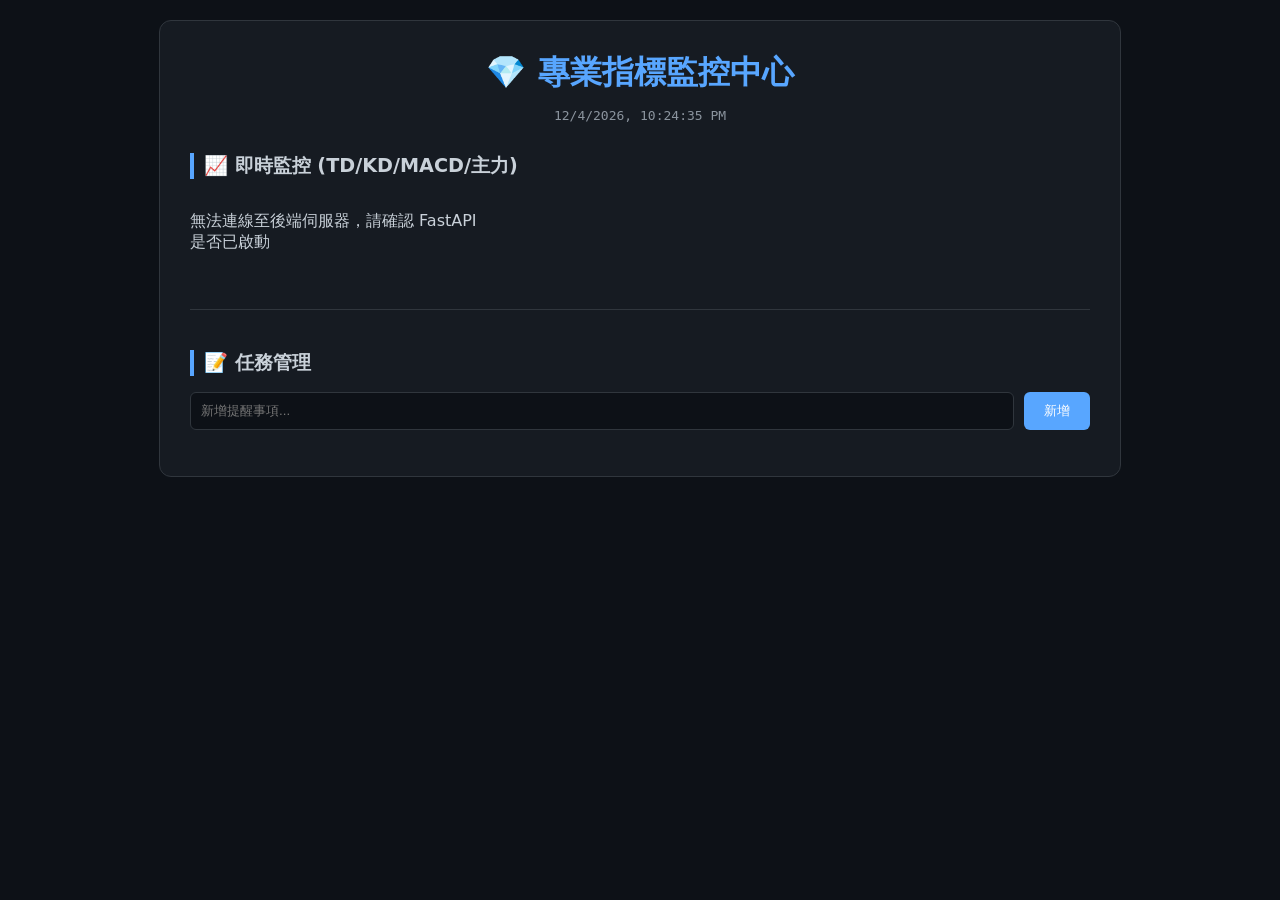
<file: frontend/index.html>
<!DOCTYPE html>
<html lang="zh-TW">
<head>
    <meta charset="UTF-8">
    <meta name="viewport" content="width=device-width, initial-scale=1.0">
    <title>專業指標監控中心</title>
    <link rel="stylesheet" href="style.css">
    <style>
        .stock-card { min-width: 250px; position: relative; }
        .signal-badge { position: absolute; top: 10px; right: 10px; padding: 2px 8px; border-radius: 12px; font-size: 0.7rem; }
        .success-bg { background: #23d160; color: #000; font-weight: bold; }
        .normal-bg { background: #30363d; color: #8b949e; }
        .metric-row { display: flex; justify-content: space-between; font-size: 0.85rem; margin-top: 5px; color: #8b949e; }
        .highlight { color: #58a6ff; font-weight: bold; }
        .chip-text { color: #f85149; font-size: 0.75rem; margin-top: 8px; border-top: 1px solid #30363d; padding-top: 5px; }
    </style>
</head>
<body>
    <div class="container">
        <header>
            <h1>💎 專業指標監控中心</h1>
            <p id="time-tag"></p>
        </header>

        <section class="stock-section">
            <h2>📈 即時監控 (TD/KD/MACD/主力)</h2>
            <div id="stock-grid" class="stock-grid">
                <p>正在分析 21 檔核心標的，請稍候...</p>
            </div>
        </section>

        <hr>

        <section class="todo-section">
            <h2>📝 任務管理</h2>
            <div class="add-todo">
                <input type="text" id="todo-input" placeholder="新增提醒事項..." />
                <button id="add-btn">新增</button>
            </div>
            <ul id="todo-list"></ul>
        </section>
    </div>
    <script src="app.js"></script>
</body>
</html>
</file>
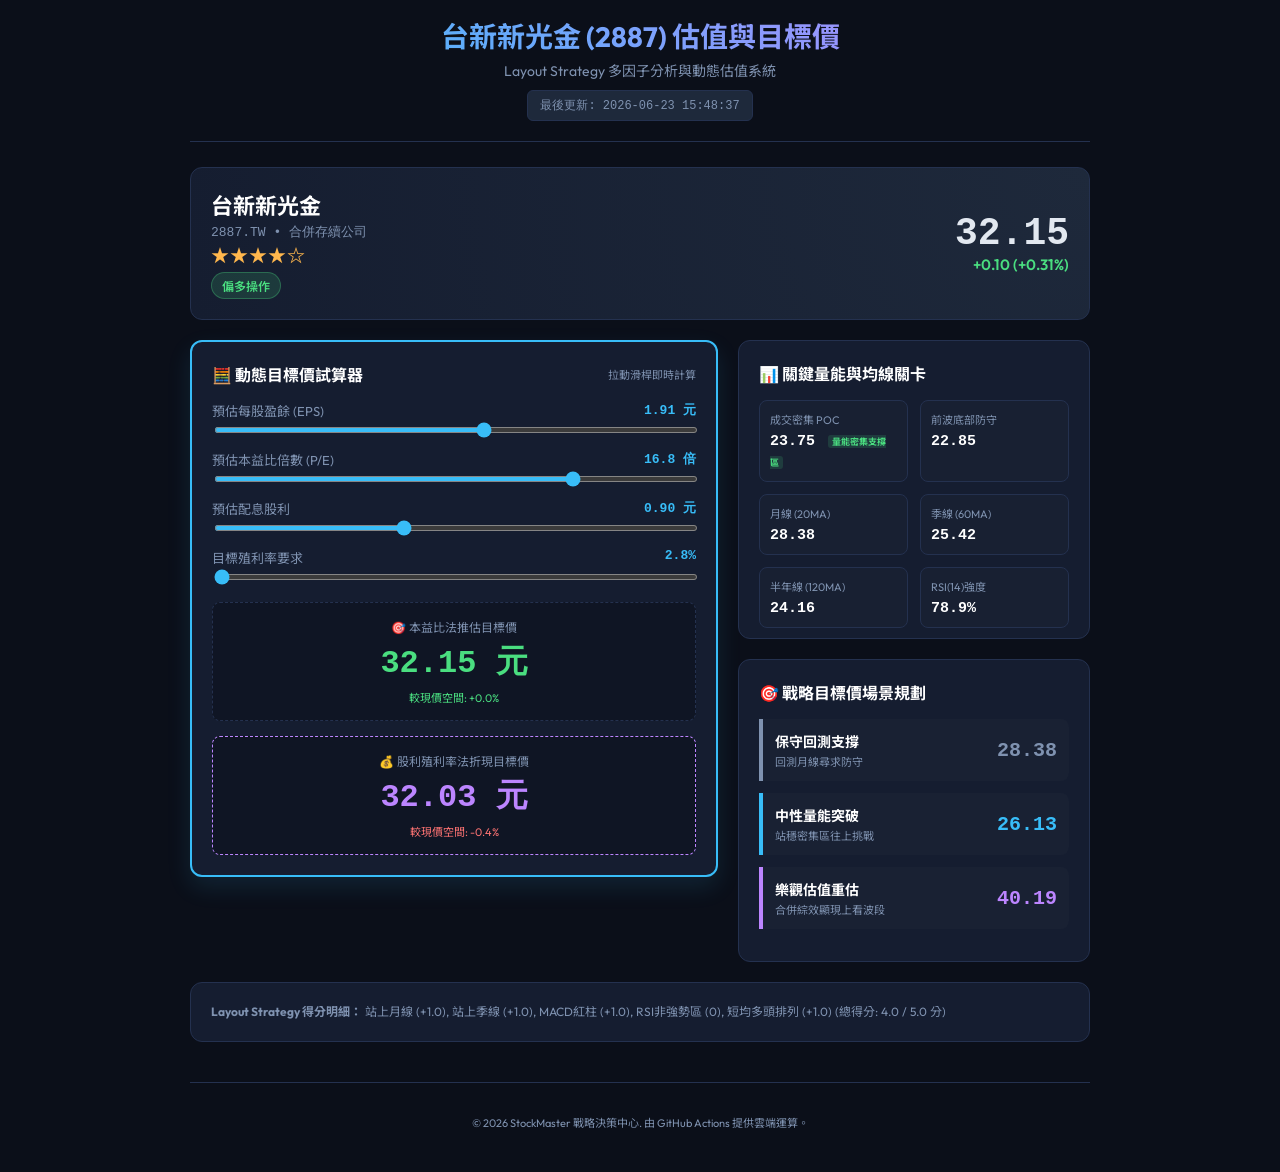
<file: taishin_target.html>
<!DOCTYPE html>
<html lang="zh-TW">
<head>
    <meta charset="UTF-8">
    <meta name="viewport" content="width=device-width, initial-scale=1.0">
    <title>台新新光金 (2887) 估值與戰略目標價決策系統</title>
    <link href="https://fonts.googleapis.com/css2?family=Outfit:wght@300;400;600;700&family=Noto+Sans+TC:wght@300;400;500;700&display=swap" rel="stylesheet">
    <style>
        :root {
            --bg-color: #0b0f19;
            --card-bg: #151d30;
            --border-color: #24314f;
            --text-main: #e2e8f0;
            --text-dim: #7f92b0;
            --link-color: #38bdf8;
            --up-color: #4ade80;
            --down-color: #f87171;
            --warn-color: #fbbf24;
            --extreme-bull: #bc85ff;
        }

        * {
            box-sizing: border-box;
            font-family: 'Outfit', 'Noto Sans TC', sans-serif;
        }

        body {
            background-color: var(--bg-color);
            color: var(--text-main);
            margin: 0;
            padding: 15px;
            display: flex;
            flex-direction: column;
            align-items: center;
        }

        .container {
            width: 100%;
            max-width: 900px;
        }

        header {
            border-bottom: 1px solid var(--border-color);
            padding-bottom: 20px;
            margin-bottom: 25px;
            text-align: center;
        }

        .title-section h1 {
            margin: 0;
            font-size: 28px;
            font-weight: 700;
            background: linear-gradient(45deg, #38bdf8, #bc85ff);
            -webkit-background-clip: text;
            -webkit-text-fill-color: transparent;
        }

        .title-section p {
            margin: 5px 0 0 0;
            color: var(--text-dim);
            font-size: 14px;
        }

        .update-tag {
            background-color: #1e293b;
            border: 1px solid var(--border-color);
            padding: 6px 12px;
            border-radius: 6px;
            font-size: 12px;
            color: var(--text-dim);
            margin-top: 10px;
            display: inline-block;
            font-family: monospace;
        }

        /* 雙欄主版面 */
        .main-layout {
            display: grid;
            grid-template-columns: 1fr;
            gap: 20px;
        }

        @media(min-width: 768px) {
            .main-layout {
                grid-template-columns: 3fr 2fr;
            }
        }

        /* 卡片共用樣式 */
        .card {
            background-color: var(--card-bg);
            border: 1px solid var(--border-color);
            border-radius: 12px;
            padding: 20px;
            margin-bottom: 20px;
        }

        /* 即時報價卡 */
        .price-card {
            display: flex;
            justify-content: space-between;
            align-items: center;
            background: radial-gradient(circle at top right, #1e293b, var(--card-bg));
        }

        .price-info h2 {
            margin: 0;
            font-size: 22px;
            color: #fff;
        }

        .price-info .symbol {
            font-size: 13px;
            color: var(--text-dim);
            font-family: monospace;
        }

        .price-details {
            text-align: right;
        }

        .price-val {
            font-size: 38px;
            font-weight: 700;
            font-family: monospace;
            display: block;
            line-height: 1.1;
        }

        .price-change {
            font-size: 15px;
            font-weight: 600;
        }

        /* 目標價動態計算器 */
        .calculator-card {
            border: 2px solid var(--link-color);
            box-shadow: 0 10px 25px rgba(56, 189, 248, 0.12);
        }

        .card-title {
            font-size: 16px;
            font-weight: 700;
            color: #fff;
            margin-top: 0;
            margin-bottom: 15px;
            display: flex;
            justify-content: space-between;
            align-items: center;
        }

        .calculator-grid {
            display: flex;
            flex-direction: column;
            gap: 15px;
            margin-bottom: 20px;
        }

        .slider-group {
            display: flex;
            flex-direction: column;
            gap: 5px;
        }

        .slider-header {
            display: flex;
            justify-content: space-between;
            font-size: 13px;
        }

        .slider-label {
            color: var(--text-dim);
        }

        .slider-value {
            font-weight: 700;
            color: var(--link-color);
            font-family: monospace;
        }

        .slider-group input[type="range"] {
            width: 100%;
            height: 6px;
            background: #0b0f19;
            border-radius: 3px;
            outline: none;
            accent-color: var(--link-color);
        }

        .calc-result-box {
            background-color: rgba(0,0,0,0.25);
            border-radius: 8px;
            padding: 15px;
            text-align: center;
            border: 1px dashed var(--border-color);
        }

        .calc-result-title {
            font-size: 12px;
            color: var(--text-dim);
            text-transform: uppercase;
        }

        .calc-result-val {
            font-size: 32px;
            font-weight: 700;
            color: var(--up-color);
            font-family: monospace;
            margin: 5px 0;
        }

        .calc-result-desc {
            font-size: 11px;
            color: var(--text-dim);
        }

        /* 多空評級與均線 */
        .stars-rating {
            font-size: 18px;
            color: #ffb74d;
            font-weight: bold;
            letter-spacing: 1px;
        }

        .trend-badge {
            font-size: 12px;
            font-weight: 600;
            padding: 4px 10px;
            border-radius: 20px;
            display: inline-block;
            margin-top: 5px;
        }

        .trend-bull-extreme { background: rgba(188, 133, 255, 0.15); color: var(--extreme-bull); border: 1px solid rgba(188, 133, 255, 0.3); }
        .trend-bull { background: rgba(74, 222, 128, 0.15); color: var(--up-color); border: 1px solid rgba(74, 222, 128, 0.3); }
        .trend-neutral { background: rgba(127, 146, 176, 0.15); color: var(--text-dim); border: 1px solid rgba(127, 146, 176, 0.3); }
        .trend-bear { background: rgba(248, 113, 113, 0.15); color: var(--down-color); border: 1px solid rgba(248, 113, 113, 0.3); }

        /* 技術指標網格 */
        .metrics-grid {
            display: grid;
            grid-template-columns: repeat(2, 1fr);
            gap: 12px;
        }

        .metric-item {
            background-color: rgba(255,255,255,0.01);
            border: 1px solid var(--border-color);
            border-radius: 8px;
            padding: 10px;
        }

        .metric-label {
            font-size: 11px;
            color: var(--text-dim);
            display: block;
            margin-bottom: 2px;
        }

        .metric-val {
            font-size: 15px;
            font-weight: 600;
            color: #fff;
            font-family: monospace;
        }

        .vp-badge {
            font-size: 9px;
            padding: 1px 4px;
            border-radius: 3px;
            font-weight: bold;
            margin-left: 4px;
        }
        .vp-bull { background: rgba(74, 222, 128, 0.15); color: var(--up-color); }
        .vp-bear { background: rgba(248, 113, 113, 0.15); color: var(--down-color); }
        .vp-neutral { background: rgba(127, 146, 176, 0.15); color: var(--text-dim); }

        /* 目標價場景卡 */
        .scenario-box {
            border-left: 4px solid var(--link-color);
            padding: 12px;
            background-color: rgba(255,255,255,0.015);
            border-radius: 0 8px 8px 0;
            margin-bottom: 12px;
            display: flex;
            justify-content: space-between;
            align-items: center;
        }

        .scenario-box.conserv { border-left-color: var(--text-dim); }
        .scenario-box.neut { border-left-color: var(--link-color); }
        .scenario-box.optim { border-left-color: var(--extreme-bull); }

        .scen-title {
            font-weight: 700;
            color: #fff;
            font-size: 14px;
        }

        .scen-desc {
            font-size: 11px;
            color: var(--text-dim);
            margin-top: 2px;
        }

        .scen-val {
            font-size: 20px;
            font-weight: 700;
            font-family: monospace;
        }

        .up-color { color: var(--up-color); }
        .down-color { color: var(--down-color); }
        .neutral-color { color: var(--text-dim); }

        footer {
            margin-top: 40px;
            padding: 20px 0;
            border-top: 1px solid var(--border-color);
            text-align: center;
            font-size: 11px;
            color: var(--text-dim);
        }
    </style>
</head>
<body>
    <div class="container">
        <header>
            <div class="title-section">
                <h1>台新新光金 (2887) 估值與目標價</h1>
                <p>Layout Strategy 多因子分析與動態估值系統</p>
            </div>
            <div class="update-tag">
                最後更新: 2026-06-23 15:48:37
            </div>
        </header>

        <!-- 即時報價卡片 -->
        <div class="card price-card">
            <div class="price-info">
                <h2>台新新光金</h2>
                <span class="symbol">2887.TW • 合併存續公司</span>
                <div>
                    <div class="stars-rating">★★★★☆</div>
                    <span class="trend-badge trend-bull">偏多操作</span>
                </div>
            </div>
            <div class="price-details">
                <span class="price-val">32.15</span>
                <span class="price-change up-color">+0.10 (+0.31%)</span>
            </div>
        </div>

        <!-- 雙欄佈局 -->
        <div class="main-layout">
            <!-- 左欄：動態目標價估算器 -->
            <div>
                <div class="card calculator-card">
                    <div class="card-title">
                        <span>🧮 動態目標價試算器</span>
                        <span style="font-size:11px;color:var(--text-dim);font-weight:normal;">拉動滑桿即時計算</span>
                    </div>
                    
                    <div class="calculator-grid">
                        <!-- EPS 滑桿 -->
                        <div class="slider-group">
                            <div class="slider-header">
                                <span class="slider-label">預估每股盈餘 (EPS)</span>
                                <span class="slider-value" id="val-eps">1.91 元</span>
                            </div>
                            <input type="range" id="slide-eps" min="0.5" max="3.0" value="1.91" step="0.05" oninput="calculateTarget()">
                        </div>

                        <!-- PE 本益比滑桿 -->
                        <div class="slider-group">
                            <div class="slider-header">
                                <span class="slider-label">預估本益比倍數 (P/E)</span>
                                <span class="slider-value" id="val-pe">16.8 倍</span>
                            </div>
                            <input type="range" id="slide-pe" min="8" max="20" value="16.8" step="0.5" oninput="calculateTarget()">
                        </div>

                        <!-- 股利分配率滑桿 -->
                        <div class="slider-group">
                            <div class="slider-header">
                                <span class="slider-label">預估配息股利</span>
                                <span class="slider-value" id="val-div">0.90 元</span>
                            </div>
                            <input type="range" id="slide-div" min="0.2" max="2.0" value="0.90" step="0.05" oninput="calculateTarget()">
                        </div>

                        <!-- 目標殖利率滑桿 -->
                        <div class="slider-group">
                            <div class="slider-header">
                                <span class="slider-label">目標殖利率要求</span>
                                <span class="slider-value" id="val-yield">2.8%</span>
                            </div>
                            <input type="range" id="slide-yield" min="3.0" max="8.0" value="2.8" step="0.1" oninput="calculateTarget()">
                        </div>
                    </div>

                    <!-- 計算結果呈現 -->
                    <div class="calc-result-box">
                        <div class="calc-result-title">🎯 本益比法推估目標價</div>
                        <div class="calc-result-val" id="result-pe-target">32.15 元</div>
                        <div class="calc-result-desc up-color" id="result-pe-diff">較現價空間: +0.0%</div>
                    </div>

                    <div class="calc-result-box" style="margin-top:15px; border-color:var(--extreme-bull);">
                        <div class="calc-result-title">💰 股利殖利率法折現目標價</div>
                        <div class="calc-result-val" id="result-yield-target" style="color:var(--extreme-bull)">32.03 元</div>
                        <div class="calc-result-desc down-color" id="result-yield-diff">較現價空間: -0.4%</div>
                    </div>
                </div>
            </div>

            <!-- 右欄：技術指標與目標場景 -->
            <div>
                <!-- 關鍵指標 -->
                <div class="card" style="padding-bottom:10px;">
                    <div class="card-title">📊 關鍵量能與均線關卡</div>
                    <div class="metrics-grid">
                        <div class="metric-item">
                            <span class="metric-label">成交密集 POC</span>
                            <span class="metric-val">23.75 <small class="vp-badge vp-bull">量能密集支撐區</small></span>
                        </div>
                        <div class="metric-item">
                            <span class="metric-label">前波底部防守</span>
                            <span class="metric-val">22.85</span>
                        </div>
                        <div class="metric-item">
                            <span class="metric-label">月線 (20MA)</span>
                            <span class="metric-val">28.38</span>
                        </div>
                        <div class="metric-item">
                            <span class="metric-label">季線 (60MA)</span>
                            <span class="metric-val">25.42</span>
                        </div>
                        <div class="metric-item">
                            <span class="metric-label">半年線 (120MA)</span>
                            <span class="metric-val">24.16</span>
                        </div>
                        <div class="metric-item">
                            <span class="metric-label">RSI(14)強度</span>
                            <span class="metric-val">78.9%</span>
                        </div>
                    </div>
                </div>

                <!-- 目標場景規劃 -->
                <div class="card">
                    <div class="card-title">🎯 戰略目標價場景規劃</div>
                    
                    <div class="scenario-box conserv">
                        <div>
                            <div class="scen-title">保守回測支撐</div>
                            <div class="scen-desc">回測月線尋求防守</div>
                        </div>
                        <div class="scen-val neutral-color">28.38</div>
                    </div>

                    <div class="scenario-box neut">
                        <div>
                            <div class="scen-title">中性量能突破</div>
                            <div class="scen-desc">站穩密集區往上挑戰</div>
                        </div>
                        <div class="scen-val text-buy" style="color:var(--link-color)">26.13</div>
                    </div>

                    <div class="scenario-box optim">
                        <div>
                            <div class="scen-title">樂觀估值重估</div>
                            <div class="scen-desc">合併綜效顯現上看波段</div>
                        </div>
                        <div class="scen-val text-target" style="color:var(--extreme-bull)">40.19</div>
                    </div>
                </div>
            </div>
        </div>

        <!-- 評分明細說明 -->
        <div class="card" style="font-size:12px;color:var(--text-dim);line-height:1.5;">
            <strong>Layout Strategy 得分明細：</strong> 站上月線 (+1.0), 站上季線 (+1.0), MACD紅柱 (+1.0), RSI非強勢區 (0), 短均多頭排列 (+1.0) (總得分: 4.0 / 5.0 分)
        </div>

        <footer>
            <p>© 2026 StockMaster 戰略決策中心. 由 GitHub Actions 提供雲端運算。</p>
        </footer>
    </div>

    <script>
        const currentPrice = 32.15;

        function calculateTarget() {
            const eps = parseFloat(document.getElementById('slide-eps').value);
            const pe = parseFloat(document.getElementById('slide-pe').value);
            const div = parseFloat(document.getElementById('slide-div').value);
            const yld = parseFloat(document.getElementById('slide-yield').value) / 100.0;

            // 更新滑桿數值文字顯示
            document.getElementById('val-eps').innerText = eps.toFixed(2) + ' 元';
            document.getElementById('val-pe').innerText = pe.toFixed(1) + ' 倍';
            document.getElementById('val-div').innerText = div.toFixed(2) + ' 元';
            document.getElementById('val-yield').innerText = (yld * 100).toFixed(1) + '%';

            // 1. 本益比法目標價
            const peTarget = eps * pe;
            const peDiff = ((peTarget - currentPrice) / currentPrice * 100);
            document.getElementById('result-pe-target').innerText = peTarget.toFixed(2) + ' 元';
            
            const peDiffEl = document.getElementById('result-pe-diff');
            peDiffEl.innerText = '較現價空間: ' + (peDiff >= 0 ? '+' : '') + peDiff.toFixed(1) + '%';
            peDiffEl.className = 'calc-result-desc ' + (peDiff >= 0 ? 'up-color' : 'down-color');

            // 2. 殖利率折現法目標價
            const yldTarget = div / yld;
            const yldDiff = ((yldTarget - currentPrice) / currentPrice * 100);
            document.getElementById('result-yield-target').innerText = yldTarget.toFixed(2) + ' 元';
            
            const yldDiffEl = document.getElementById('result-yield-diff');
            yldDiffEl.innerText = '較現價空間: ' + (yldDiff >= 0 ? '+' : '') + yldDiff.toFixed(1) + '%';
            yldDiffEl.className = 'calc-result-desc ' + (yldDiff >= 0 ? 'up-color' : 'down-color');
        }
    </script>
</body>
</html>
</file>
<file: frontend/style.css>
:root {
    --bg: #0d1117;
    --card: #161b22;
    --text: #c9d1d9;
    --accent: #58a6ff;
    --up: #23d160;
    --down: #f85149;
    --border: #30363d;
}

body { background-color: var(--bg); color: var(--text); font-family: system-ui; display: flex; justify-content: center; margin: 0; padding: 20px; }
.container { width: 100%; max-width: 900px; background: var(--card); padding: 30px; border-radius: 12px; border: 1px solid var(--border); }

header { text-align: center; margin-bottom: 30px; }
header h1 { color: var(--accent); margin: 0; }
#time-tag { font-family: monospace; color: #8b949e; }

h2 { font-size: 1.2rem; border-left: 4px solid var(--accent); padding-left: 10px; margin-top: 30px; }

/* 股票網格 */
.stock-grid { 
    display: grid; 
    grid-template-columns: repeat(3, 1fr); 
    gap: 15px; 
    margin-top: 15px; 
}
@media (max-width: 900px) {
    .stock-grid { grid-template-columns: repeat(2, 1fr); }
}
@media (max-width: 600px) {
    .stock-grid { grid-template-columns: 1fr; }
}
.stock-card { 
    background: #161b22; 
    padding: 15px; 
    border-radius: 8px; 
    border: 1px solid var(--border); 
    display: flex;
    flex-direction: column;
    gap: 6px;
    overflow: hidden;
}
.stock-card h3 { margin: 0; font-size: 0.9rem; color: #f0f6fc; display: flex; justify-content: space-between; align-items: center; }
.stock-card .price { font-size: 1.2rem; font-weight: bold; margin: 4px 0; color: var(--accent); }
.stock-card .status { font-size: 0.7rem; font-weight: bold; padding: 2px 5px; border-radius: 4px; display: inline-block; width: fit-content; }
.bull { color: var(--up); border: 1px solid var(--up); }
.bear { color: var(--down); border: 1px solid var(--down); }
.advice { font-size: 0.75rem; color: #8b949e; margin-top: 5px; line-height: 1.2; }

/* 專業版額外樣式 */
.metric-row { 
    display: flex; 
    justify-content: space-between; 
    font-size: 0.75rem; 
    color: #8b949e; 
}
.highlight { color: #58a6ff; font-weight: bold; }
.chip-text { 
    color: #f85149; 
    font-size: 0.7rem; 
    margin-top: 6px; 
    border-top: 1px solid #30363d; 
    padding-top: 6px;
    font-family: monospace;
}
.signal-badge { 
    padding: 1px 6px; 
    border-radius: 10px; 
    font-size: 0.65rem; 
}
.success-bg { background: #23d160; color: #000; font-weight: bold; }
.normal-bg { background: #30363d; color: #8b949e; }

/* 任務列表 */
.add-todo { display: flex; gap: 10px; margin: 15px 0; }
input { flex: 1; background: #0d1117; border: 1px solid var(--border); color: white; padding: 10px; border-radius: 6px; }
button { background: var(--accent); color: white; border: none; padding: 10px 20px; border-radius: 6px; cursor: pointer; }
ul { list-style: none; padding: 0; }
li { background: #21262d; padding: 12px; margin-bottom: 8px; border-radius: 6px; display: flex; justify-content: space-between; border: 1px solid var(--border); }
.delete-btn { background: var(--down); font-size: 0.7rem; padding: 4px 8px; }

hr { border: 0; border-top: 1px solid var(--border); margin: 40px 0; }
</file>
